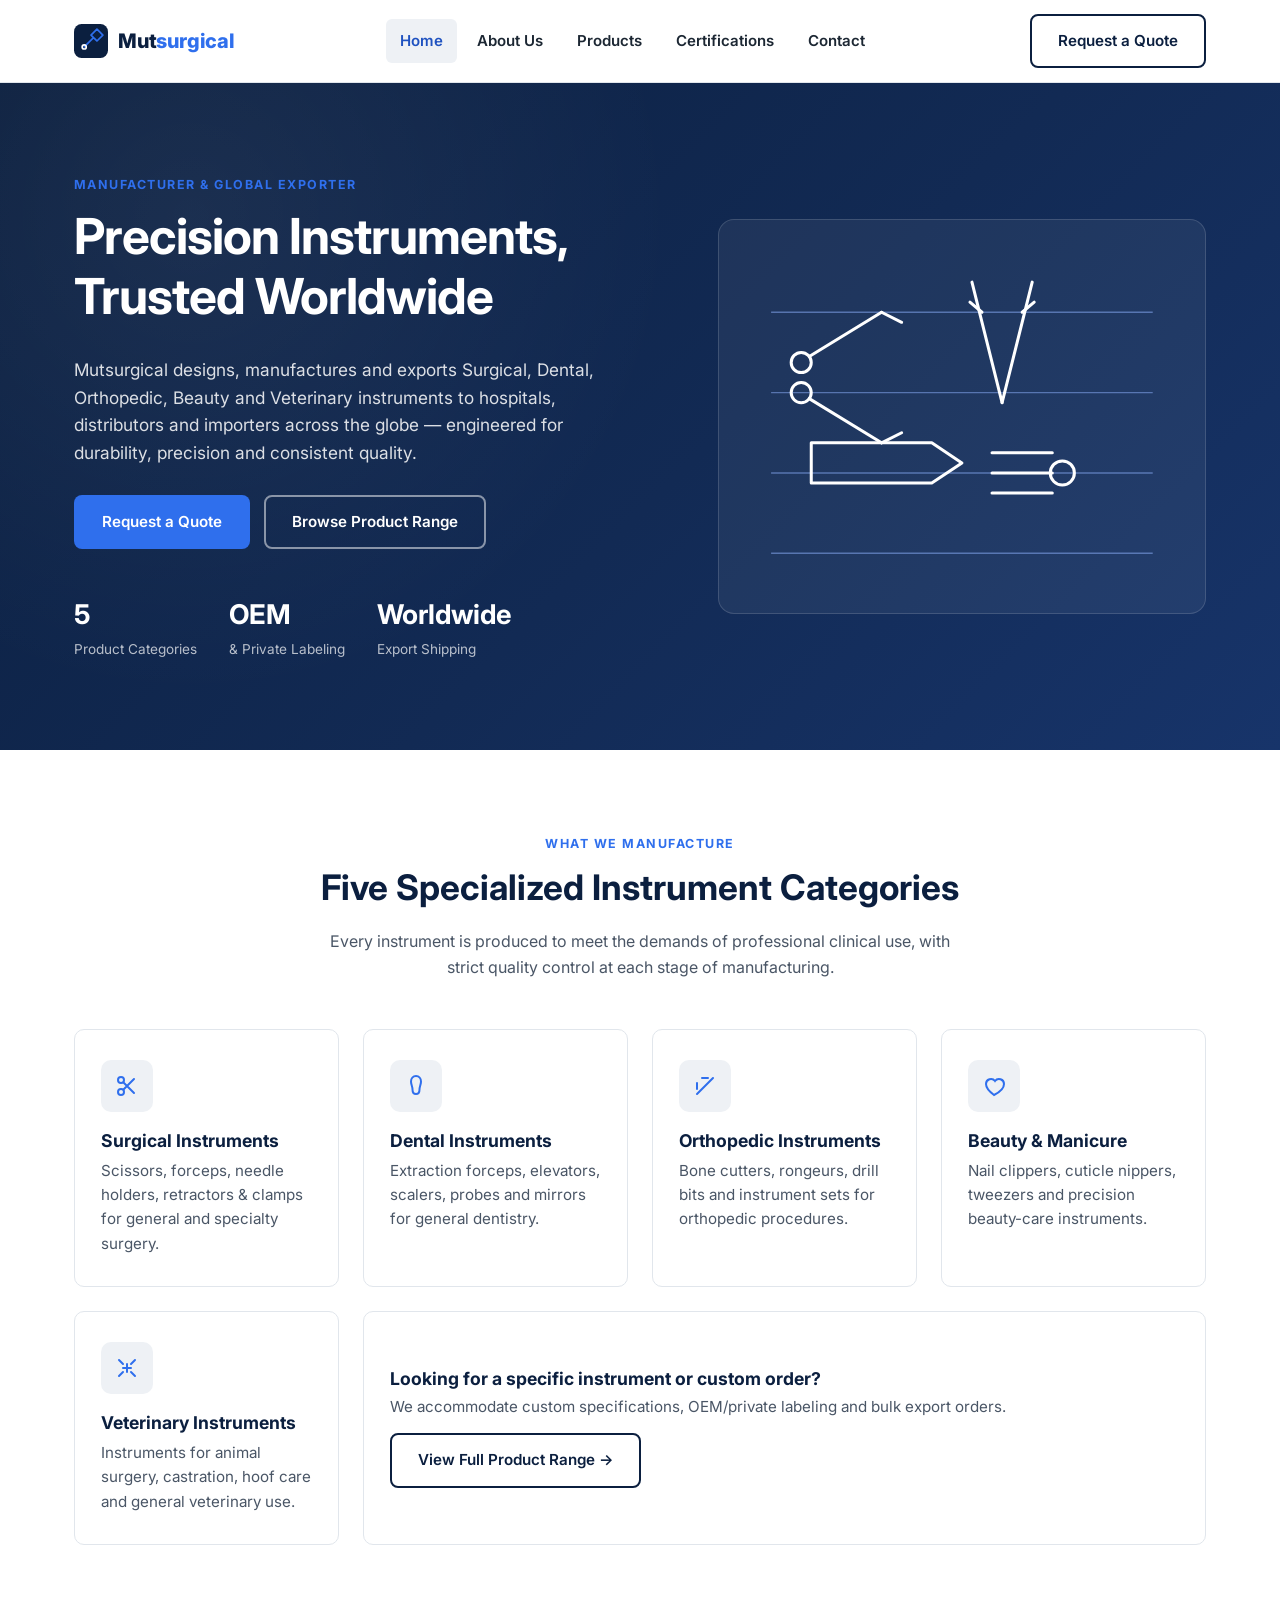
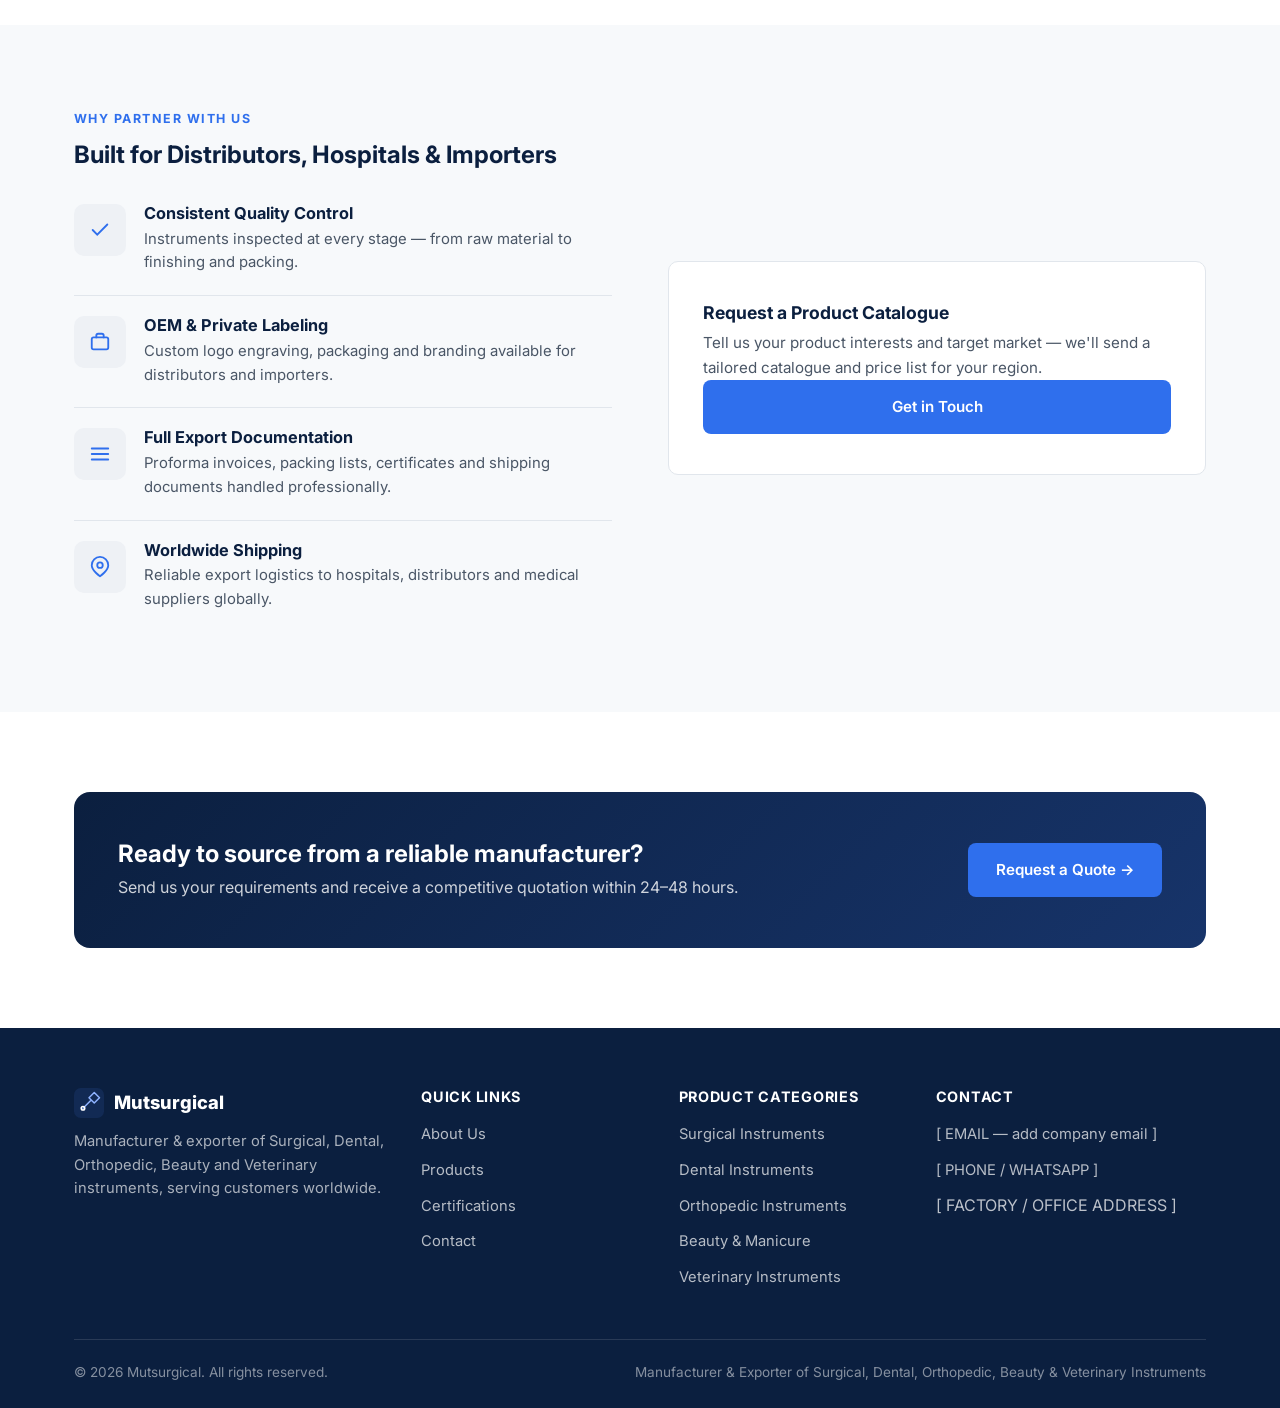
<file: index.html>
<!DOCTYPE html>
<html lang="en">
<head>
<meta charset="UTF-8">
<meta name="viewport" content="width=device-width, initial-scale=1.0">
<title>Mutsurgical — Surgical, Dental, Orthopedic, Beauty &amp; Veterinary Instruments Manufacturer</title>
<meta name="description" content="Mutsurgical manufactures and exports precision Surgical, Dental, Orthopedic, Beauty and Veterinary instruments worldwide. Request a quote from a trusted export partner.">
<link rel="preconnect" href="https://fonts.googleapis.com">
<link rel="preconnect" href="https://fonts.gstatic.com" crossorigin>
<link href="https://fonts.googleapis.com/css2?family=Inter:wght@400;500;600;700;800&display=swap" rel="stylesheet">
<link rel="stylesheet" href="css/style.css">
</head>
<body>

<!-- ===== Header ===== -->
<header class="site-header">
  <div class="header-bar container">
    <a href="index.html" class="brand">
      <svg width="34" height="34" viewBox="0 0 40 40" fill="none" xmlns="http://www.w3.org/2000/svg">
        <rect width="40" height="40" rx="9" fill="#0B1F3F"/>
        <path d="M12 27L23 16M23 16L20 13L27 6L34 13L27 20L24 17M23 16L26 19" stroke="#2F6FED" stroke-width="2" stroke-linecap="round" stroke-linejoin="round"/>
        <circle cx="12" cy="27" r="2.4" stroke="#FFFFFF" stroke-width="2"/>
      </svg>
      <span class="brand-name">Mut<span>surgical</span></span>
    </a>
    <nav class="main-nav">
      <a href="index.html">Home</a>
      <a href="about.html">About Us</a>
      <a href="products.html">Products</a>
      <a href="certifications.html">Certifications</a>
      <a href="contact.html">Contact</a>
    </nav>
    <div class="header-cta">
      <a href="contact.html" class="btn btn--navy-outline">Request a Quote</a>
      <button class="nav-toggle" aria-label="Toggle navigation">
        <span></span><span></span><span></span>
      </button>
    </div>
  </div>
</header>

<!-- ===== Hero ===== -->
<section class="hero">
  <div class="container">
    <div class="hero-copy">
      <span class="eyebrow">Manufacturer &amp; Global Exporter</span>
      <h1>Precision Instruments, Trusted Worldwide</h1>
      <p class="lead">Mutsurgical designs, manufactures and exports Surgical, Dental, Orthopedic, Beauty and Veterinary instruments to hospitals, distributors and importers across the globe — engineered for durability, precision and consistent quality.</p>
      <div class="hero-actions">
        <a href="contact.html" class="btn btn--primary">Request a Quote</a>
        <a href="products.html" class="btn btn--outline">Browse Product Range</a>
      </div>
      <div class="hero-stats">
        <div><strong>5</strong><span>Product Categories</span></div>
        <div><strong>OEM</strong><span>&amp; Private Labeling</span></div>
        <div><strong>Worldwide</strong><span>Export Shipping</span></div>
      </div>
    </div>
    <div class="hero-visual" aria-hidden="true">
      <svg viewBox="0 0 420 320" fill="none" xmlns="http://www.w3.org/2000/svg">
        <rect x="0" y="0" width="420" height="320" rx="14" fill="transparent"/>
        <g stroke="#8fb3ff" stroke-width="1.4" opacity="0.5">
          <line x1="20" y1="60" x2="400" y2="60"/>
          <line x1="20" y1="140" x2="400" y2="140"/>
          <line x1="20" y1="220" x2="400" y2="220"/>
          <line x1="20" y1="300" x2="400" y2="300"/>
        </g>
        <!-- scissors -->
        <g transform="translate(40,40)" stroke="#ffffff" stroke-width="3" fill="none" stroke-linecap="round">
          <circle cx="10" cy="70" r="10"/>
          <circle cx="10" cy="100" r="10"/>
          <path d="M18 64 L90 20"/>
          <path d="M18 106 L90 150"/>
          <path d="M90 20 L110 30"/>
          <path d="M90 150 L110 140"/>
        </g>
        <!-- forceps -->
        <g transform="translate(210,30)" stroke="#ffffff" stroke-width="3" fill="none" stroke-linecap="round">
          <path d="M10 0 L40 120"/>
          <path d="M70 0 L40 120"/>
          <path d="M8 20 L20 30"/>
          <path d="M72 20 L60 30"/>
        </g>
        <!-- scalpel -->
        <g transform="translate(60,190)" stroke="#ffffff" stroke-width="3" fill="none" stroke-linecap="round" stroke-linejoin="round">
          <path d="M0 40 L120 40 L150 20 L120 0 L0 0 Z"/>
        </g>
        <!-- clamp -->
        <g transform="translate(240,190)" stroke="#ffffff" stroke-width="3" fill="none" stroke-linecap="round">
          <path d="M0 10 L60 10"/>
          <path d="M0 30 L60 30"/>
          <path d="M0 50 L60 50"/>
          <circle cx="70" cy="30" r="12"/>
        </g>
      </svg>
    </div>
  </div>
</section>

<!-- ===== Product Categories Overview ===== -->
<section class="section">
  <div class="container">
    <div class="section-head">
      <span class="eyebrow">What We Manufacture</span>
      <h2>Five Specialized Instrument Categories</h2>
      <p>Every instrument is produced to meet the demands of professional clinical use, with strict quality control at each stage of manufacturing.</p>
    </div>
    <div class="grid grid--4">
      <div class="card">
        <div class="icon-badge">
          <svg width="24" height="24" viewBox="0 0 24 24" fill="none" stroke="currentColor" stroke-width="2" stroke-linecap="round"><circle cx="6" cy="6" r="3"/><circle cx="6" cy="18" r="3"/><path d="M8.5 8.5L19 19M8.5 15.5L19 5"/></svg>
        </div>
        <h3>Surgical Instruments</h3>
        <p>Scissors, forceps, needle holders, retractors &amp; clamps for general and specialty surgery.</p>
      </div>
      <div class="card">
        <div class="icon-badge">
          <svg width="24" height="24" viewBox="0 0 24 24" fill="none" stroke="currentColor" stroke-width="2" stroke-linecap="round"><path d="M12 2c-3 0-5 2.5-5 5.5 0 3 1.5 5 1.5 8 0 2 1 4.5 3.5 4.5s3.5-2.5 3.5-4.5c0-3 1.5-5 1.5-8C17 4.5 15 2 12 2z"/></svg>
        </div>
        <h3>Dental Instruments</h3>
        <p>Extraction forceps, elevators, scalers, probes and mirrors for general dentistry.</p>
      </div>
      <div class="card">
        <div class="icon-badge">
          <svg width="24" height="24" viewBox="0 0 24 24" fill="none" stroke="currentColor" stroke-width="2" stroke-linecap="round"><path d="M4 20L20 4M9 4h6M4 9v6"/></svg>
        </div>
        <h3>Orthopedic Instruments</h3>
        <p>Bone cutters, rongeurs, drill bits and instrument sets for orthopedic procedures.</p>
      </div>
      <div class="card">
        <div class="icon-badge">
          <svg width="24" height="24" viewBox="0 0 24 24" fill="none" stroke="currentColor" stroke-width="2" stroke-linecap="round"><path d="M12 21c-4-3-8-6.5-8-11a5 5 0 019-3 5 5 0 019 3c0 4.5-4 8-10 11z"/></svg>
        </div>
        <h3>Beauty &amp; Manicure</h3>
        <p>Nail clippers, cuticle nippers, tweezers and precision beauty-care instruments.</p>
      </div>
    </div>
    <div class="grid grid--4" style="margin-top:24px;">
      <div class="card" style="grid-column: span 1;">
        <div class="icon-badge">
          <svg width="24" height="24" viewBox="0 0 24 24" fill="none" stroke="currentColor" stroke-width="2" stroke-linecap="round"><path d="M4 4l4 4M20 4l-4 4M4 20l4-4M20 20l-4-4M12 8v8M8 12h8"/></svg>
        </div>
        <h3>Veterinary Instruments</h3>
        <p>Instruments for animal surgery, castration, hoof care and general veterinary use.</p>
      </div>
      <div class="card" style="grid-column: span 3; display:flex; align-items:center;">
        <div>
          <h3 style="margin-bottom:6px;">Looking for a specific instrument or custom order?</h3>
          <p style="margin-bottom:14px;">We accommodate custom specifications, OEM/private labeling and bulk export orders.</p>
          <a href="products.html" class="btn btn--navy-outline">View Full Product Range →</a>
        </div>
      </div>
    </div>
  </div>
</section>

<!-- ===== Why Choose Us ===== -->
<section class="section section--steel">
  <div class="container">
    <div class="grid grid--2" style="align-items:center; gap:56px;">
      <div>
        <span class="eyebrow">Why Partner With Us</span>
        <h2>Built for Distributors, Hospitals &amp; Importers</h2>
        <div class="feature-row">
          <div class="icon-badge">
            <svg width="22" height="22" viewBox="0 0 24 24" fill="none" stroke="currentColor" stroke-width="2" stroke-linecap="round"><path d="M20 6L9 17l-5-5"/></svg>
          </div>
          <div>
            <h4>Consistent Quality Control</h4>
            <p>Instruments inspected at every stage — from raw material to finishing and packing.</p>
          </div>
        </div>
        <div class="feature-row">
          <div class="icon-badge">
            <svg width="22" height="22" viewBox="0 0 24 24" fill="none" stroke="currentColor" stroke-width="2" stroke-linecap="round"><rect x="3" y="7" width="18" height="13" rx="2"/><path d="M8 7V5a2 2 0 012-2h4a2 2 0 012 2v2"/></svg>
          </div>
          <div>
            <h4>OEM &amp; Private Labeling</h4>
            <p>Custom logo engraving, packaging and branding available for distributors and importers.</p>
          </div>
        </div>
        <div class="feature-row">
          <div class="icon-badge">
            <svg width="22" height="22" viewBox="0 0 24 24" fill="none" stroke="currentColor" stroke-width="2" stroke-linecap="round"><path d="M3 12h18M3 6h18M3 18h18"/></svg>
          </div>
          <div>
            <h4>Full Export Documentation</h4>
            <p>Proforma invoices, packing lists, certificates and shipping documents handled professionally.</p>
          </div>
        </div>
        <div class="feature-row">
          <div class="icon-badge">
            <svg width="22" height="22" viewBox="0 0 24 24" fill="none" stroke="currentColor" stroke-width="2" stroke-linecap="round"><path d="M21 10c0 6-9 12-9 12s-9-6-9-12a9 9 0 0118 0z"/><circle cx="12" cy="10" r="3"/></svg>
          </div>
          <div>
            <h4>Worldwide Shipping</h4>
            <p>Reliable export logistics to hospitals, distributors and medical suppliers globally.</p>
          </div>
        </div>
      </div>
      <div class="card" style="padding:40px 34px;">
        <h3>Request a Product Catalogue</h3>
        <p>Tell us your product interests and target market — we'll send a tailored catalogue and price list for your region.</p>
        <a href="contact.html" class="btn btn--primary btn--block">Get in Touch</a>
      </div>
    </div>
  </div>
</section>

<!-- ===== CTA Band ===== -->
<section class="section">
  <div class="container">
    <div class="cta-band">
      <div>
        <h3>Ready to source from a reliable manufacturer?</h3>
        <p>Send us your requirements and receive a competitive quotation within 24–48 hours.</p>
      </div>
      <a href="contact.html" class="btn btn--primary">Request a Quote →</a>
    </div>
  </div>
</section>

<!-- ===== Footer ===== -->
<footer class="site-footer">
  <div class="container">
    <div class="footer-grid">
      <div>
        <div class="footer-brand">
          <svg width="30" height="30" viewBox="0 0 40 40" fill="none" xmlns="http://www.w3.org/2000/svg">
            <rect width="40" height="40" rx="9" fill="#122A54"/>
            <path d="M12 27L23 16M23 16L20 13L27 6L34 13L27 20L24 17M23 16L26 19" stroke="#8fb3ff" stroke-width="2" stroke-linecap="round" stroke-linejoin="round"/>
            <circle cx="12" cy="27" r="2.4" stroke="#FFFFFF" stroke-width="2"/>
          </svg>
          Mutsurgical
        </div>
        <p>Manufacturer &amp; exporter of Surgical, Dental, Orthopedic, Beauty and Veterinary instruments, serving customers worldwide.</p>
      </div>
      <div>
        <h4>Quick Links</h4>
        <ul>
          <li><a href="about.html">About Us</a></li>
          <li><a href="products.html">Products</a></li>
          <li><a href="certifications.html">Certifications</a></li>
          <li><a href="contact.html">Contact</a></li>
        </ul>
      </div>
      <div>
        <h4>Product Categories</h4>
        <ul>
          <li><a href="products.html#surgical">Surgical Instruments</a></li>
          <li><a href="products.html#dental">Dental Instruments</a></li>
          <li><a href="products.html#orthopedic">Orthopedic Instruments</a></li>
          <li><a href="products.html#beauty">Beauty &amp; Manicure</a></li>
          <li><a href="products.html#veterinary">Veterinary Instruments</a></li>
        </ul>
      </div>
      <div>
        <h4>Contact</h4>
        <ul>
          <li><a href="mailto:info@mutsurgical.example">[ EMAIL — add company email ]</a></li>
          <li><a href="tel:">[ PHONE / WHATSAPP ]</a></li>
          <li><span>[ FACTORY / OFFICE ADDRESS ]</span></li>
        </ul>
      </div>
    </div>
    <div class="footer-bottom">
      <span>© <span data-year></span> Mutsurgical. All rights reserved.</span>
      <span>Manufacturer &amp; Exporter of Surgical, Dental, Orthopedic, Beauty &amp; Veterinary Instruments</span>
    </div>
  </div>
</footer>

<script src="js/main.js"></script>
</body>
</html>
</file>
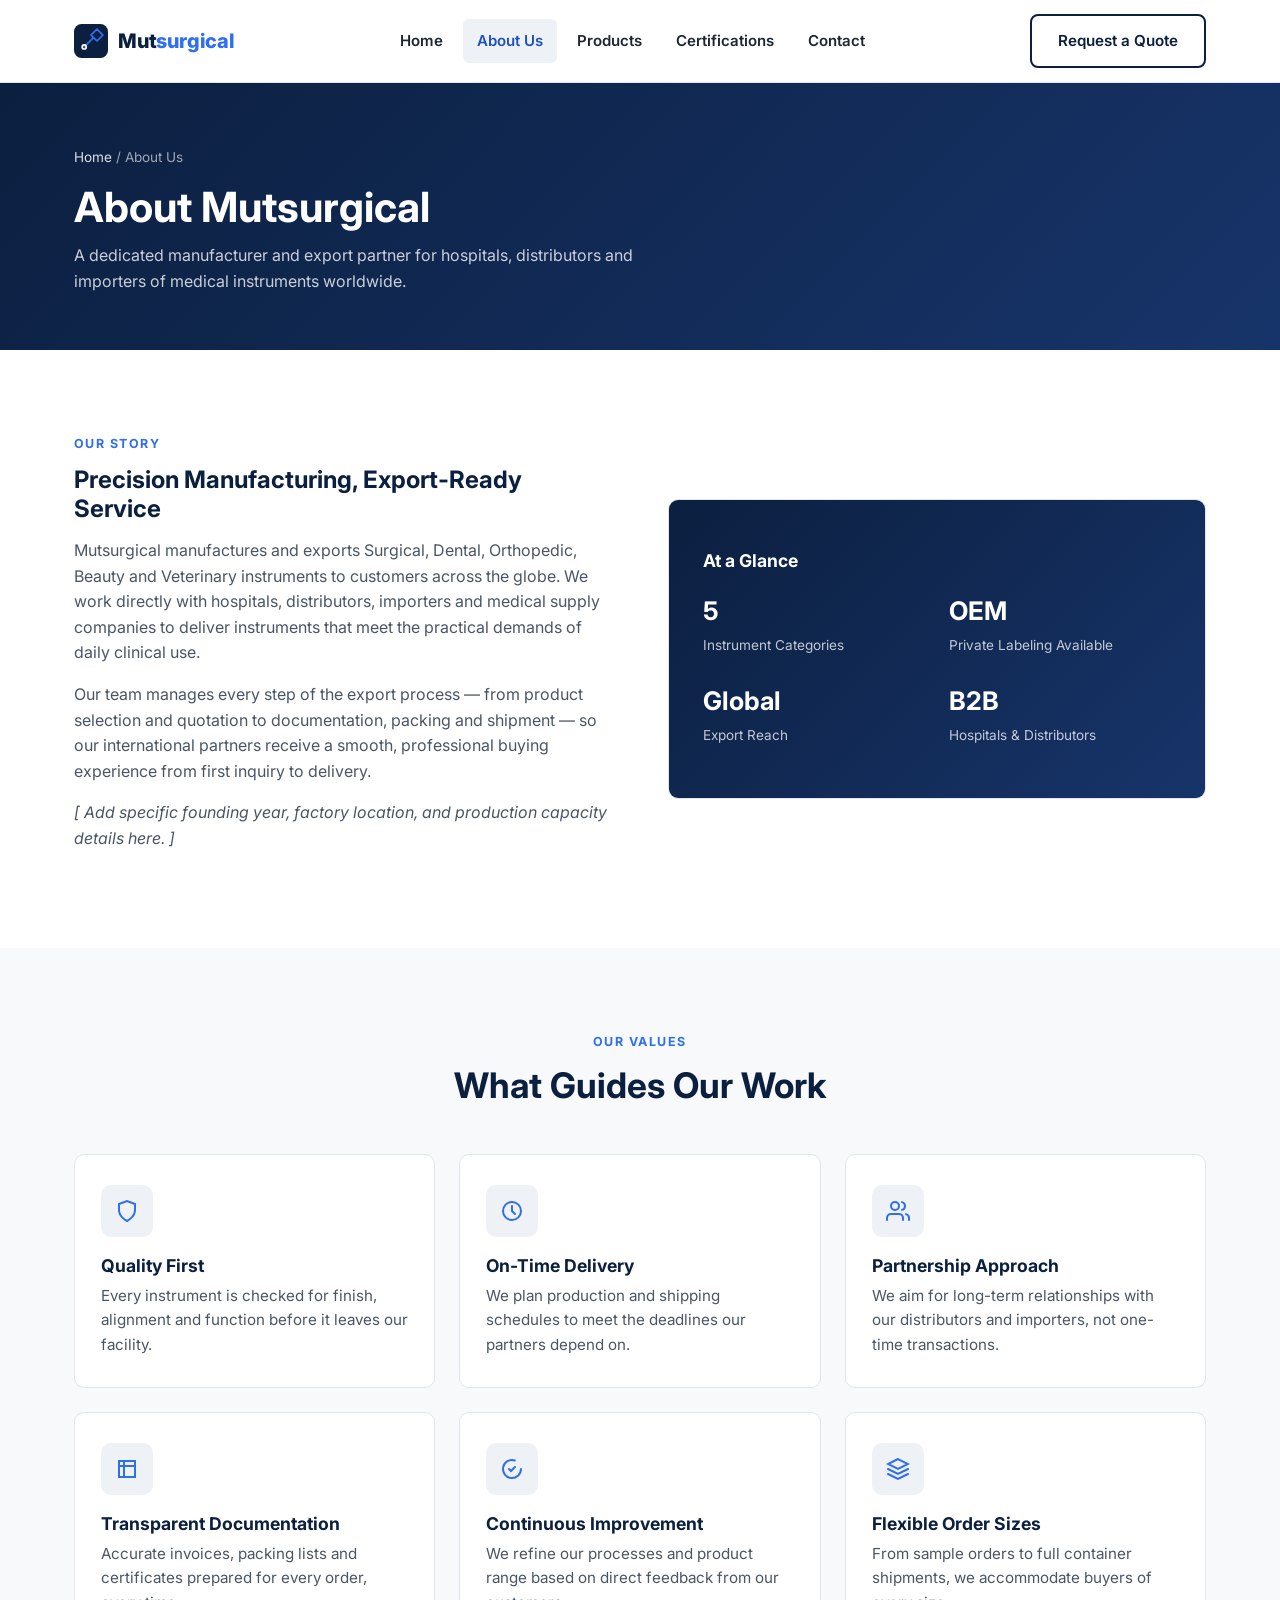
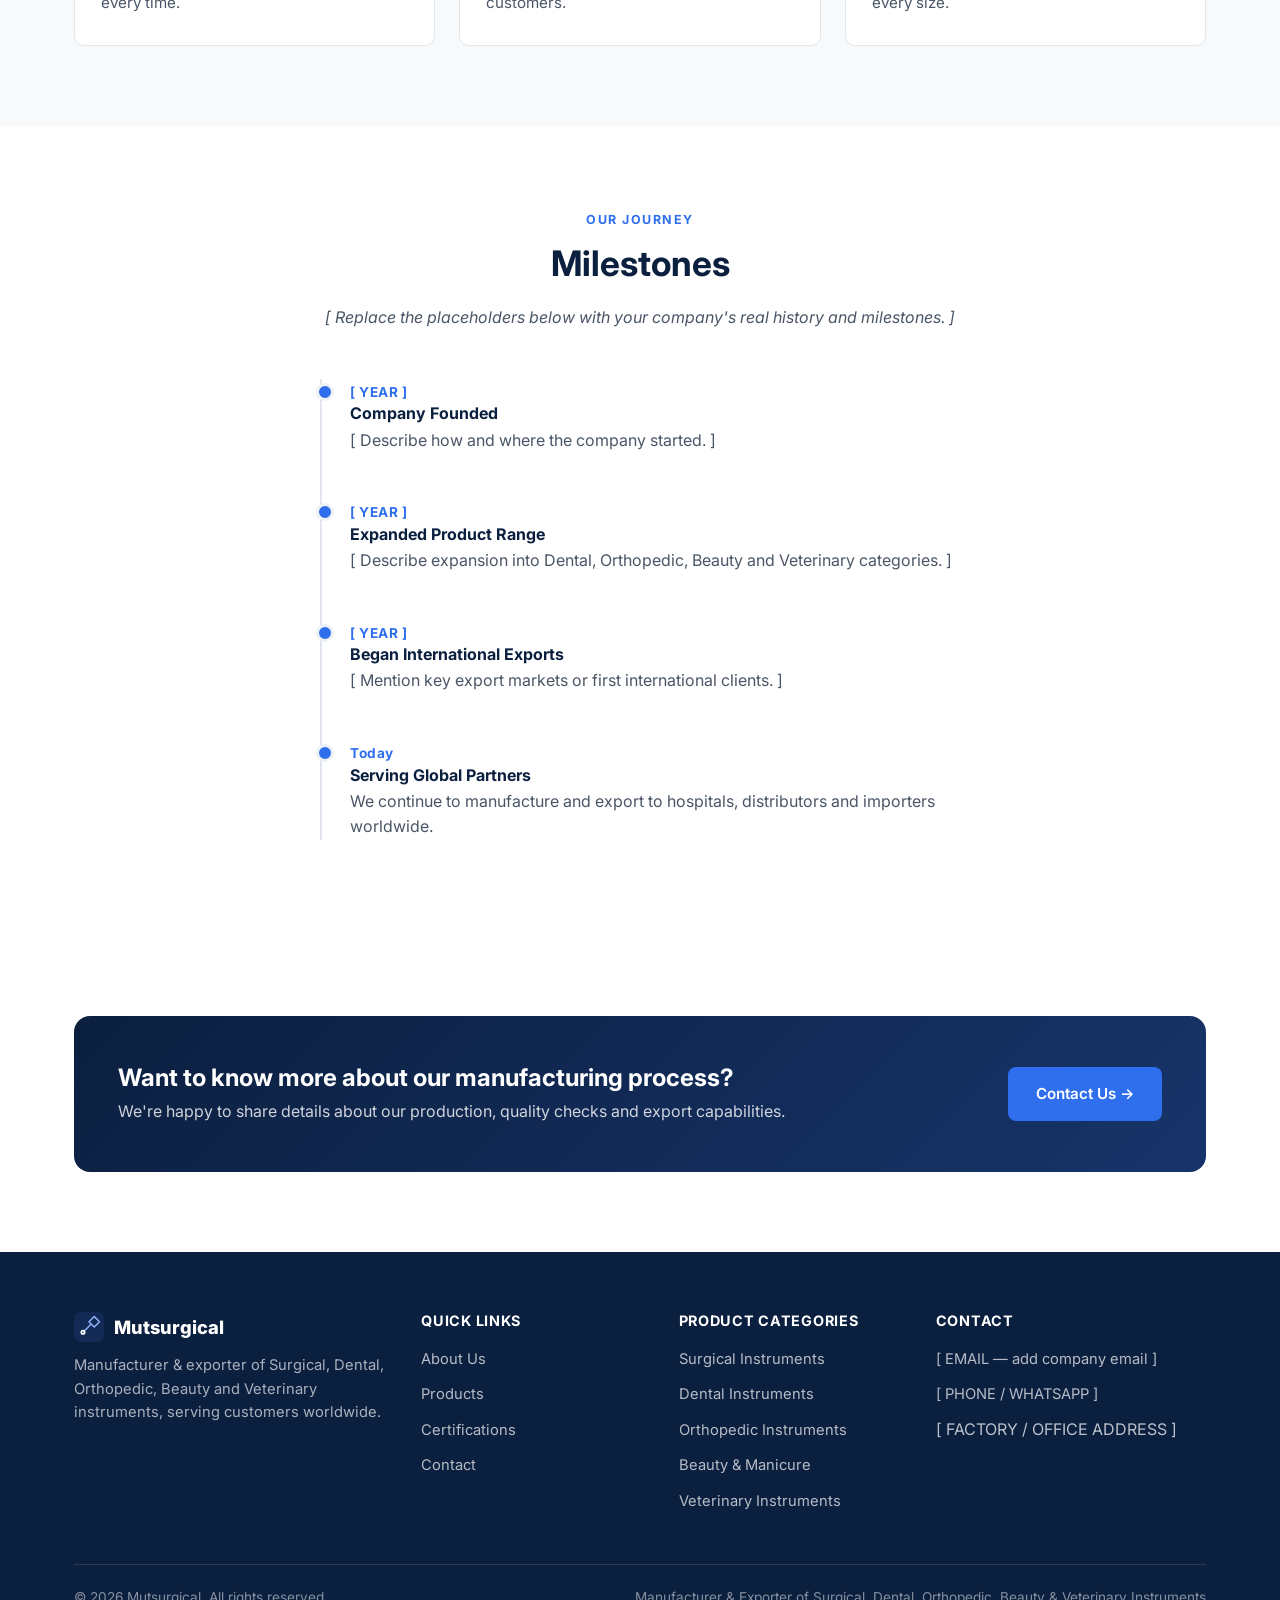
<file: about.html>
<!DOCTYPE html>
<html lang="en">
<head>
<meta charset="UTF-8">
<meta name="viewport" content="width=device-width, initial-scale=1.0">
<title>About Us — Mutsurgical</title>
<meta name="description" content="Learn about Mutsurgical — a manufacturer and exporter of Surgical, Dental, Orthopedic, Beauty and Veterinary instruments committed to quality and reliable export service.">
<link rel="preconnect" href="https://fonts.googleapis.com">
<link rel="preconnect" href="https://fonts.gstatic.com" crossorigin>
<link href="https://fonts.googleapis.com/css2?family=Inter:wght@400;500;600;700;800&display=swap" rel="stylesheet">
<link rel="stylesheet" href="css/style.css">
</head>
<body>

<header class="site-header">
  <div class="header-bar container">
    <a href="index.html" class="brand">
      <svg width="34" height="34" viewBox="0 0 40 40" fill="none" xmlns="http://www.w3.org/2000/svg">
        <rect width="40" height="40" rx="9" fill="#0B1F3F"/>
        <path d="M12 27L23 16M23 16L20 13L27 6L34 13L27 20L24 17M23 16L26 19" stroke="#2F6FED" stroke-width="2" stroke-linecap="round" stroke-linejoin="round"/>
        <circle cx="12" cy="27" r="2.4" stroke="#FFFFFF" stroke-width="2"/>
      </svg>
      <span class="brand-name">Mut<span>surgical</span></span>
    </a>
    <nav class="main-nav">
      <a href="index.html">Home</a>
      <a href="about.html">About Us</a>
      <a href="products.html">Products</a>
      <a href="certifications.html">Certifications</a>
      <a href="contact.html">Contact</a>
    </nav>
    <div class="header-cta">
      <a href="contact.html" class="btn btn--navy-outline">Request a Quote</a>
      <button class="nav-toggle" aria-label="Toggle navigation">
        <span></span><span></span><span></span>
      </button>
    </div>
  </div>
</header>

<section class="page-header">
  <div class="container">
    <div class="breadcrumb"><a href="index.html">Home</a> / About Us</div>
    <h1>About Mutsurgical</h1>
    <p>A dedicated manufacturer and export partner for hospitals, distributors and importers of medical instruments worldwide.</p>
  </div>
</section>

<section class="section">
  <div class="container">
    <div class="grid grid--2" style="gap:56px; align-items:center;">
      <div>
        <span class="eyebrow">Our Story</span>
        <h2>Precision Manufacturing, Export-Ready Service</h2>
        <p>Mutsurgical manufactures and exports Surgical, Dental, Orthopedic, Beauty and Veterinary instruments to customers across the globe. We work directly with hospitals, distributors, importers and medical supply companies to deliver instruments that meet the practical demands of daily clinical use.</p>
        <p>Our team manages every step of the export process — from product selection and quotation to documentation, packing and shipment — so our international partners receive a smooth, professional buying experience from first inquiry to delivery.</p>
        <p><em>[ Add specific founding year, factory location, and production capacity details here. ]</em></p>
      </div>
      <div class="card" style="padding:0; overflow:hidden;">
        <div style="background:linear-gradient(135deg,#0b1f3f,#17346a); padding:50px 34px; color:#fff;">
          <h3 style="color:#fff;">At a Glance</h3>
          <div class="grid grid--2" style="gap:24px; margin-top:20px;">
            <div><strong style="font-size:1.6rem; display:block;">5</strong><span style="font-size:0.85rem; color:rgba(255,255,255,0.75);">Instrument Categories</span></div>
            <div><strong style="font-size:1.6rem; display:block;">OEM</strong><span style="font-size:0.85rem; color:rgba(255,255,255,0.75);">Private Labeling Available</span></div>
            <div><strong style="font-size:1.6rem; display:block;">Global</strong><span style="font-size:0.85rem; color:rgba(255,255,255,0.75);">Export Reach</span></div>
            <div><strong style="font-size:1.6rem; display:block;">B2B</strong><span style="font-size:0.85rem; color:rgba(255,255,255,0.75);">Hospitals &amp; Distributors</span></div>
          </div>
        </div>
      </div>
    </div>
  </div>
</section>

<section class="section section--steel">
  <div class="container">
    <div class="section-head">
      <span class="eyebrow">Our Values</span>
      <h2>What Guides Our Work</h2>
    </div>
    <div class="grid grid--3">
      <div class="card">
        <div class="icon-badge">
          <svg width="24" height="24" viewBox="0 0 24 24" fill="none" stroke="currentColor" stroke-width="2" stroke-linecap="round"><path d="M12 22s8-4 8-11V5l-8-3-8 3v6c0 7 8 11 8 11z"/></svg>
        </div>
        <h3>Quality First</h3>
        <p>Every instrument is checked for finish, alignment and function before it leaves our facility.</p>
      </div>
      <div class="card">
        <div class="icon-badge">
          <svg width="24" height="24" viewBox="0 0 24 24" fill="none" stroke="currentColor" stroke-width="2" stroke-linecap="round"><circle cx="12" cy="12" r="9"/><path d="M12 7v5l3 3"/></svg>
        </div>
        <h3>On-Time Delivery</h3>
        <p>We plan production and shipping schedules to meet the deadlines our partners depend on.</p>
      </div>
      <div class="card">
        <div class="icon-badge">
          <svg width="24" height="24" viewBox="0 0 24 24" fill="none" stroke="currentColor" stroke-width="2" stroke-linecap="round"><path d="M17 21v-2a4 4 0 00-4-4H5a4 4 0 00-4 4v2M9 11a4 4 0 100-8 4 4 0 000 8zM23 21v-2a4 4 0 00-3-3.87M16 3.13a4 4 0 010 7.75"/></svg>
        </div>
        <h3>Partnership Approach</h3>
        <p>We aim for long-term relationships with our distributors and importers, not one-time transactions.</p>
      </div>
      <div class="card">
        <div class="icon-badge">
          <svg width="24" height="24" viewBox="0 0 24 24" fill="none" stroke="currentColor" stroke-width="2" stroke-linecap="round"><path d="M4 4h16v16H4z"/><path d="M4 9h16M9 4v16"/></svg>
        </div>
        <h3>Transparent Documentation</h3>
        <p>Accurate invoices, packing lists and certificates prepared for every order, every time.</p>
      </div>
      <div class="card">
        <div class="icon-badge">
          <svg width="24" height="24" viewBox="0 0 24 24" fill="none" stroke="currentColor" stroke-width="2" stroke-linecap="round"><path d="M9 12l2 2 4-4M21 12a9 9 0 11-6.219-8.56"/></svg>
        </div>
        <h3>Continuous Improvement</h3>
        <p>We refine our processes and product range based on direct feedback from our customers.</p>
      </div>
      <div class="card">
        <div class="icon-badge">
          <svg width="24" height="24" viewBox="0 0 24 24" fill="none" stroke="currentColor" stroke-width="2" stroke-linecap="round"><path d="M12 2L2 7l10 5 10-5-10-5zM2 17l10 5 10-5M2 12l10 5 10-5"/></svg>
        </div>
        <h3>Flexible Order Sizes</h3>
        <p>From sample orders to full container shipments, we accommodate buyers of every size.</p>
      </div>
    </div>
  </div>
</section>

<section class="section">
  <div class="container">
    <div class="section-head">
      <span class="eyebrow">Our Journey</span>
      <h2>Milestones</h2>
      <p><em>[ Replace the placeholders below with your company's real history and milestones. ]</em></p>
    </div>
    <div class="timeline" style="max-width:640px; margin:0 auto;">
      <div class="timeline-item">
        <span class="year">[ YEAR ]</span>
        <h4>Company Founded</h4>
        <p>[ Describe how and where the company started. ]</p>
      </div>
      <div class="timeline-item">
        <span class="year">[ YEAR ]</span>
        <h4>Expanded Product Range</h4>
        <p>[ Describe expansion into Dental, Orthopedic, Beauty and Veterinary categories. ]</p>
      </div>
      <div class="timeline-item">
        <span class="year">[ YEAR ]</span>
        <h4>Began International Exports</h4>
        <p>[ Mention key export markets or first international clients. ]</p>
      </div>
      <div class="timeline-item">
        <span class="year">Today</span>
        <h4>Serving Global Partners</h4>
        <p>We continue to manufacture and export to hospitals, distributors and importers worldwide.</p>
      </div>
    </div>
  </div>
</section>

<section class="section">
  <div class="container">
    <div class="cta-band">
      <div>
        <h3>Want to know more about our manufacturing process?</h3>
        <p>We're happy to share details about our production, quality checks and export capabilities.</p>
      </div>
      <a href="contact.html" class="btn btn--primary">Contact Us →</a>
    </div>
  </div>
</section>

<footer class="site-footer">
  <div class="container">
    <div class="footer-grid">
      <div>
        <div class="footer-brand">
          <svg width="30" height="30" viewBox="0 0 40 40" fill="none" xmlns="http://www.w3.org/2000/svg">
            <rect width="40" height="40" rx="9" fill="#122A54"/>
            <path d="M12 27L23 16M23 16L20 13L27 6L34 13L27 20L24 17M23 16L26 19" stroke="#8fb3ff" stroke-width="2" stroke-linecap="round" stroke-linejoin="round"/>
            <circle cx="12" cy="27" r="2.4" stroke="#FFFFFF" stroke-width="2"/>
          </svg>
          Mutsurgical
        </div>
        <p>Manufacturer &amp; exporter of Surgical, Dental, Orthopedic, Beauty and Veterinary instruments, serving customers worldwide.</p>
      </div>
      <div>
        <h4>Quick Links</h4>
        <ul>
          <li><a href="about.html">About Us</a></li>
          <li><a href="products.html">Products</a></li>
          <li><a href="certifications.html">Certifications</a></li>
          <li><a href="contact.html">Contact</a></li>
        </ul>
      </div>
      <div>
        <h4>Product Categories</h4>
        <ul>
          <li><a href="products.html#surgical">Surgical Instruments</a></li>
          <li><a href="products.html#dental">Dental Instruments</a></li>
          <li><a href="products.html#orthopedic">Orthopedic Instruments</a></li>
          <li><a href="products.html#beauty">Beauty &amp; Manicure</a></li>
          <li><a href="products.html#veterinary">Veterinary Instruments</a></li>
        </ul>
      </div>
      <div>
        <h4>Contact</h4>
        <ul>
          <li><a href="mailto:info@mutsurgical.example">[ EMAIL — add company email ]</a></li>
          <li><a href="tel:">[ PHONE / WHATSAPP ]</a></li>
          <li><span>[ FACTORY / OFFICE ADDRESS ]</span></li>
        </ul>
      </div>
    </div>
    <div class="footer-bottom">
      <span>© <span data-year></span> Mutsurgical. All rights reserved.</span>
      <span>Manufacturer &amp; Exporter of Surgical, Dental, Orthopedic, Beauty &amp; Veterinary Instruments</span>
    </div>
  </div>
</footer>

<script src="js/main.js"></script>
</body>
</html>
</file>
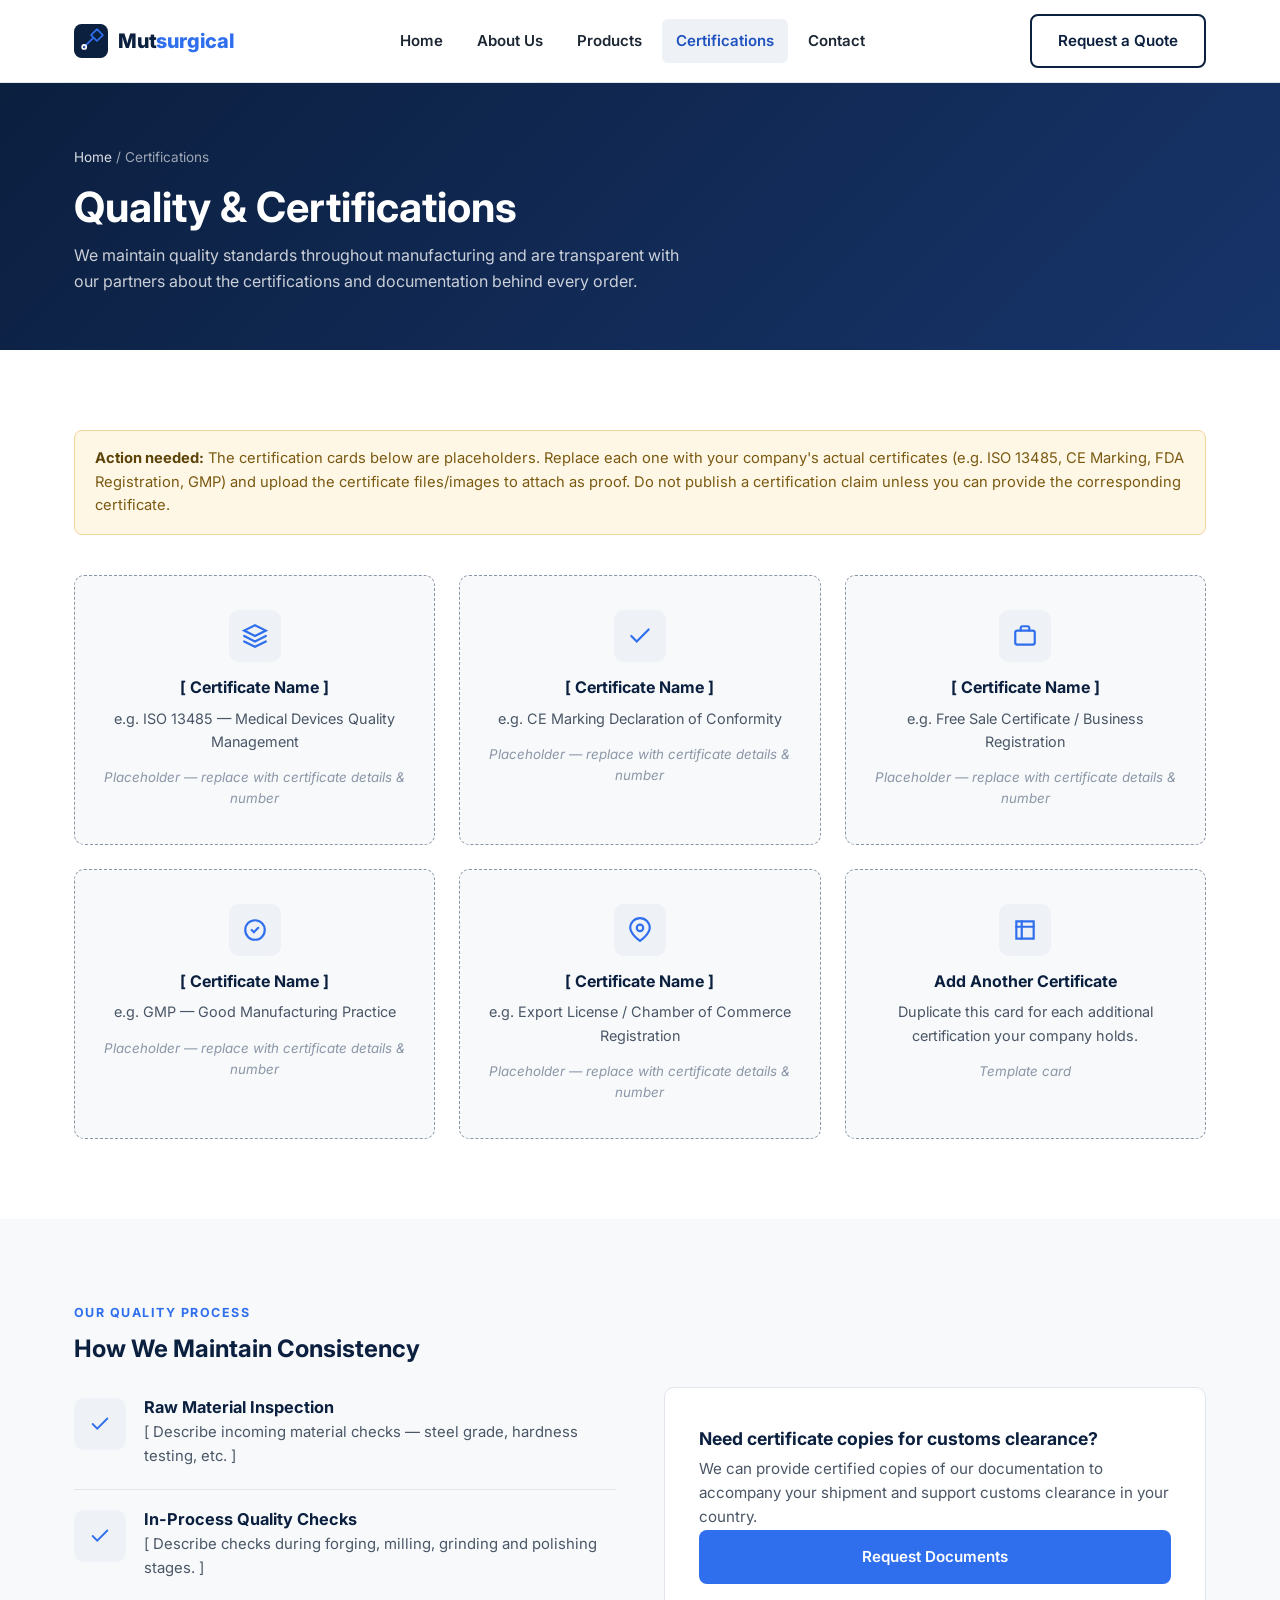
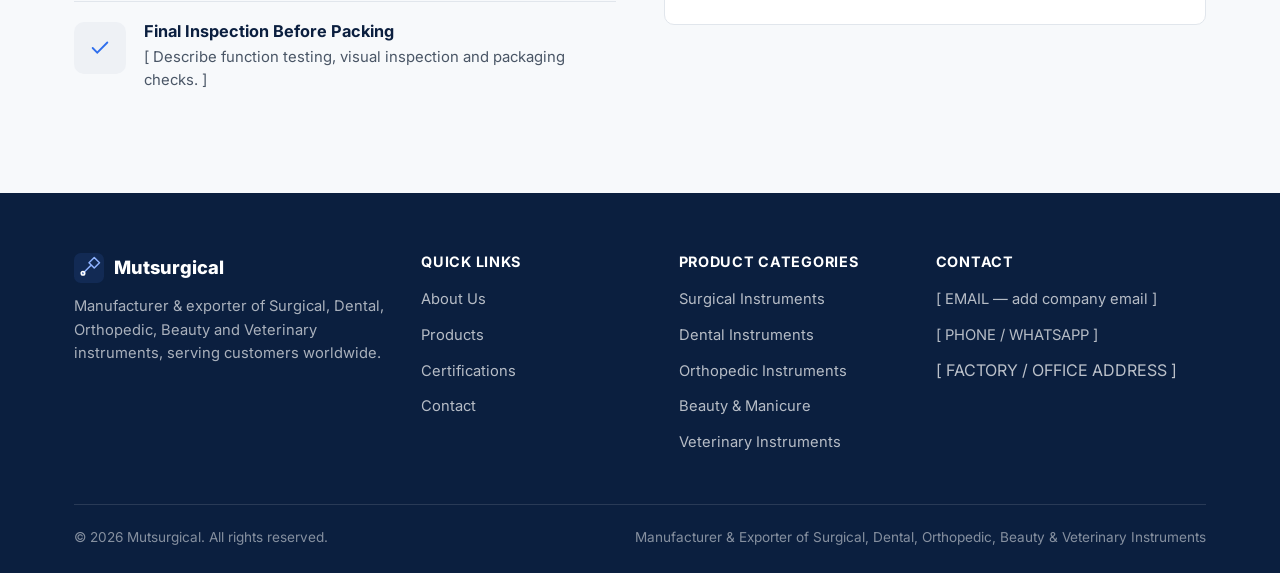
<file: certifications.html>
<!DOCTYPE html>
<html lang="en">
<head>
<meta charset="UTF-8">
<meta name="viewport" content="width=device-width, initial-scale=1.0">
<title>Certifications — Mutsurgical</title>
<meta name="description" content="Certifications and quality standards maintained by Mutsurgical in the manufacturing and export of medical instruments.">
<link rel="preconnect" href="https://fonts.googleapis.com">
<link rel="preconnect" href="https://fonts.gstatic.com" crossorigin>
<link href="https://fonts.googleapis.com/css2?family=Inter:wght@400;500;600;700;800&display=swap" rel="stylesheet">
<link rel="stylesheet" href="css/style.css">
</head>
<body>

<header class="site-header">
  <div class="header-bar container">
    <a href="index.html" class="brand">
      <svg width="34" height="34" viewBox="0 0 40 40" fill="none" xmlns="http://www.w3.org/2000/svg">
        <rect width="40" height="40" rx="9" fill="#0B1F3F"/>
        <path d="M12 27L23 16M23 16L20 13L27 6L34 13L27 20L24 17M23 16L26 19" stroke="#2F6FED" stroke-width="2" stroke-linecap="round" stroke-linejoin="round"/>
        <circle cx="12" cy="27" r="2.4" stroke="#FFFFFF" stroke-width="2"/>
      </svg>
      <span class="brand-name">Mut<span>surgical</span></span>
    </a>
    <nav class="main-nav">
      <a href="index.html">Home</a>
      <a href="about.html">About Us</a>
      <a href="products.html">Products</a>
      <a href="certifications.html">Certifications</a>
      <a href="contact.html">Contact</a>
    </nav>
    <div class="header-cta">
      <a href="contact.html" class="btn btn--navy-outline">Request a Quote</a>
      <button class="nav-toggle" aria-label="Toggle navigation">
        <span></span><span></span><span></span>
      </button>
    </div>
  </div>
</header>

<section class="page-header">
  <div class="container">
    <div class="breadcrumb"><a href="index.html">Home</a> / Certifications</div>
    <h1>Quality &amp; Certifications</h1>
    <p>We maintain quality standards throughout manufacturing and are transparent with our partners about the certifications and documentation behind every order.</p>
  </div>
</section>

<section class="section">
  <div class="container">

    <div class="placeholder-note">
      <strong>Action needed:</strong> The certification cards below are placeholders. Replace each one with your company's actual certificates (e.g. ISO 13485, CE Marking, FDA Registration, GMP) and upload the certificate files/images to attach as proof. Do not publish a certification claim unless you can provide the corresponding certificate.
    </div>

    <div class="grid grid--3">
      <div class="cert-card">
        <div class="icon-badge">
          <svg width="26" height="26" viewBox="0 0 24 24" fill="none" stroke="currentColor" stroke-width="2" stroke-linecap="round"><path d="M12 2L2 7l10 5 10-5-10-5zM2 17l10 5 10-5M2 12l10 5 10-5"/></svg>
        </div>
        <h3>[ Certificate Name ]</h3>
        <p style="font-size:0.9rem;">e.g. ISO 13485 — Medical Devices Quality Management</p>
        <small>Placeholder — replace with certificate details &amp; number</small>
      </div>
      <div class="cert-card">
        <div class="icon-badge">
          <svg width="26" height="26" viewBox="0 0 24 24" fill="none" stroke="currentColor" stroke-width="2" stroke-linecap="round"><path d="M20 6L9 17l-5-5"/></svg>
        </div>
        <h3>[ Certificate Name ]</h3>
        <p style="font-size:0.9rem;">e.g. CE Marking Declaration of Conformity</p>
        <small>Placeholder — replace with certificate details &amp; number</small>
      </div>
      <div class="cert-card">
        <div class="icon-badge">
          <svg width="26" height="26" viewBox="0 0 24 24" fill="none" stroke="currentColor" stroke-width="2" stroke-linecap="round"><rect x="3" y="7" width="18" height="13" rx="2"/><path d="M8 7V5a2 2 0 012-2h4a2 2 0 012 2v2"/></svg>
        </div>
        <h3>[ Certificate Name ]</h3>
        <p style="font-size:0.9rem;">e.g. Free Sale Certificate / Business Registration</p>
        <small>Placeholder — replace with certificate details &amp; number</small>
      </div>
      <div class="cert-card">
        <div class="icon-badge">
          <svg width="26" height="26" viewBox="0 0 24 24" fill="none" stroke="currentColor" stroke-width="2" stroke-linecap="round"><circle cx="12" cy="12" r="9"/><path d="M9 12l2 2 4-4"/></svg>
        </div>
        <h3>[ Certificate Name ]</h3>
        <p style="font-size:0.9rem;">e.g. GMP — Good Manufacturing Practice</p>
        <small>Placeholder — replace with certificate details &amp; number</small>
      </div>
      <div class="cert-card">
        <div class="icon-badge">
          <svg width="26" height="26" viewBox="0 0 24 24" fill="none" stroke="currentColor" stroke-width="2" stroke-linecap="round"><path d="M21 10c0 6-9 12-9 12s-9-6-9-12a9 9 0 0118 0z"/><circle cx="12" cy="10" r="3"/></svg>
        </div>
        <h3>[ Certificate Name ]</h3>
        <p style="font-size:0.9rem;">e.g. Export License / Chamber of Commerce Registration</p>
        <small>Placeholder — replace with certificate details &amp; number</small>
      </div>
      <div class="cert-card">
        <div class="icon-badge">
          <svg width="26" height="26" viewBox="0 0 24 24" fill="none" stroke="currentColor" stroke-width="2" stroke-linecap="round"><path d="M4 4h16v16H4z"/><path d="M4 9h16M9 4v16"/></svg>
        </div>
        <h3>Add Another Certificate</h3>
        <p style="font-size:0.9rem;">Duplicate this card for each additional certification your company holds.</p>
        <small>Template card</small>
      </div>
    </div>
  </div>
</section>

<section class="section section--steel">
  <div class="container">
    <div class="grid grid--2" style="gap:48px; align-items:center;">
      <div>
        <span class="eyebrow">Our Quality Process</span>
        <h2>How We Maintain Consistency</h2>
        <div class="feature-row">
          <div class="icon-badge"><svg width="22" height="22" viewBox="0 0 24 24" fill="none" stroke="currentColor" stroke-width="2" stroke-linecap="round"><path d="M20 6L9 17l-5-5"/></svg></div>
          <div><h4>Raw Material Inspection</h4><p>[ Describe incoming material checks — steel grade, hardness testing, etc. ]</p></div>
        </div>
        <div class="feature-row">
          <div class="icon-badge"><svg width="22" height="22" viewBox="0 0 24 24" fill="none" stroke="currentColor" stroke-width="2" stroke-linecap="round"><path d="M20 6L9 17l-5-5"/></svg></div>
          <div><h4>In-Process Quality Checks</h4><p>[ Describe checks during forging, milling, grinding and polishing stages. ]</p></div>
        </div>
        <div class="feature-row">
          <div class="icon-badge"><svg width="22" height="22" viewBox="0 0 24 24" fill="none" stroke="currentColor" stroke-width="2" stroke-linecap="round"><path d="M20 6L9 17l-5-5"/></svg></div>
          <div><h4>Final Inspection Before Packing</h4><p>[ Describe function testing, visual inspection and packaging checks. ]</p></div>
        </div>
      </div>
      <div class="card" style="padding:40px 34px;">
        <h3>Need certificate copies for customs clearance?</h3>
        <p>We can provide certified copies of our documentation to accompany your shipment and support customs clearance in your country.</p>
        <a href="contact.html" class="btn btn--primary btn--block">Request Documents</a>
      </div>
    </div>
  </div>
</section>

<footer class="site-footer">
  <div class="container">
    <div class="footer-grid">
      <div>
        <div class="footer-brand">
          <svg width="30" height="30" viewBox="0 0 40 40" fill="none" xmlns="http://www.w3.org/2000/svg">
            <rect width="40" height="40" rx="9" fill="#122A54"/>
            <path d="M12 27L23 16M23 16L20 13L27 6L34 13L27 20L24 17M23 16L26 19" stroke="#8fb3ff" stroke-width="2" stroke-linecap="round" stroke-linejoin="round"/>
            <circle cx="12" cy="27" r="2.4" stroke="#FFFFFF" stroke-width="2"/>
          </svg>
          Mutsurgical
        </div>
        <p>Manufacturer &amp; exporter of Surgical, Dental, Orthopedic, Beauty and Veterinary instruments, serving customers worldwide.</p>
      </div>
      <div>
        <h4>Quick Links</h4>
        <ul>
          <li><a href="about.html">About Us</a></li>
          <li><a href="products.html">Products</a></li>
          <li><a href="certifications.html">Certifications</a></li>
          <li><a href="contact.html">Contact</a></li>
        </ul>
      </div>
      <div>
        <h4>Product Categories</h4>
        <ul>
          <li><a href="products.html#surgical">Surgical Instruments</a></li>
          <li><a href="products.html#dental">Dental Instruments</a></li>
          <li><a href="products.html#orthopedic">Orthopedic Instruments</a></li>
          <li><a href="products.html#beauty">Beauty &amp; Manicure</a></li>
          <li><a href="products.html#veterinary">Veterinary Instruments</a></li>
        </ul>
      </div>
      <div>
        <h4>Contact</h4>
        <ul>
          <li><a href="mailto:info@mutsurgical.example">[ EMAIL — add company email ]</a></li>
          <li><a href="tel:">[ PHONE / WHATSAPP ]</a></li>
          <li><span>[ FACTORY / OFFICE ADDRESS ]</span></li>
        </ul>
      </div>
    </div>
    <div class="footer-bottom">
      <span>© <span data-year></span> Mutsurgical. All rights reserved.</span>
      <span>Manufacturer &amp; Exporter of Surgical, Dental, Orthopedic, Beauty &amp; Veterinary Instruments</span>
    </div>
  </div>
</footer>

<script src="js/main.js"></script>
</body>
</html>
</file>
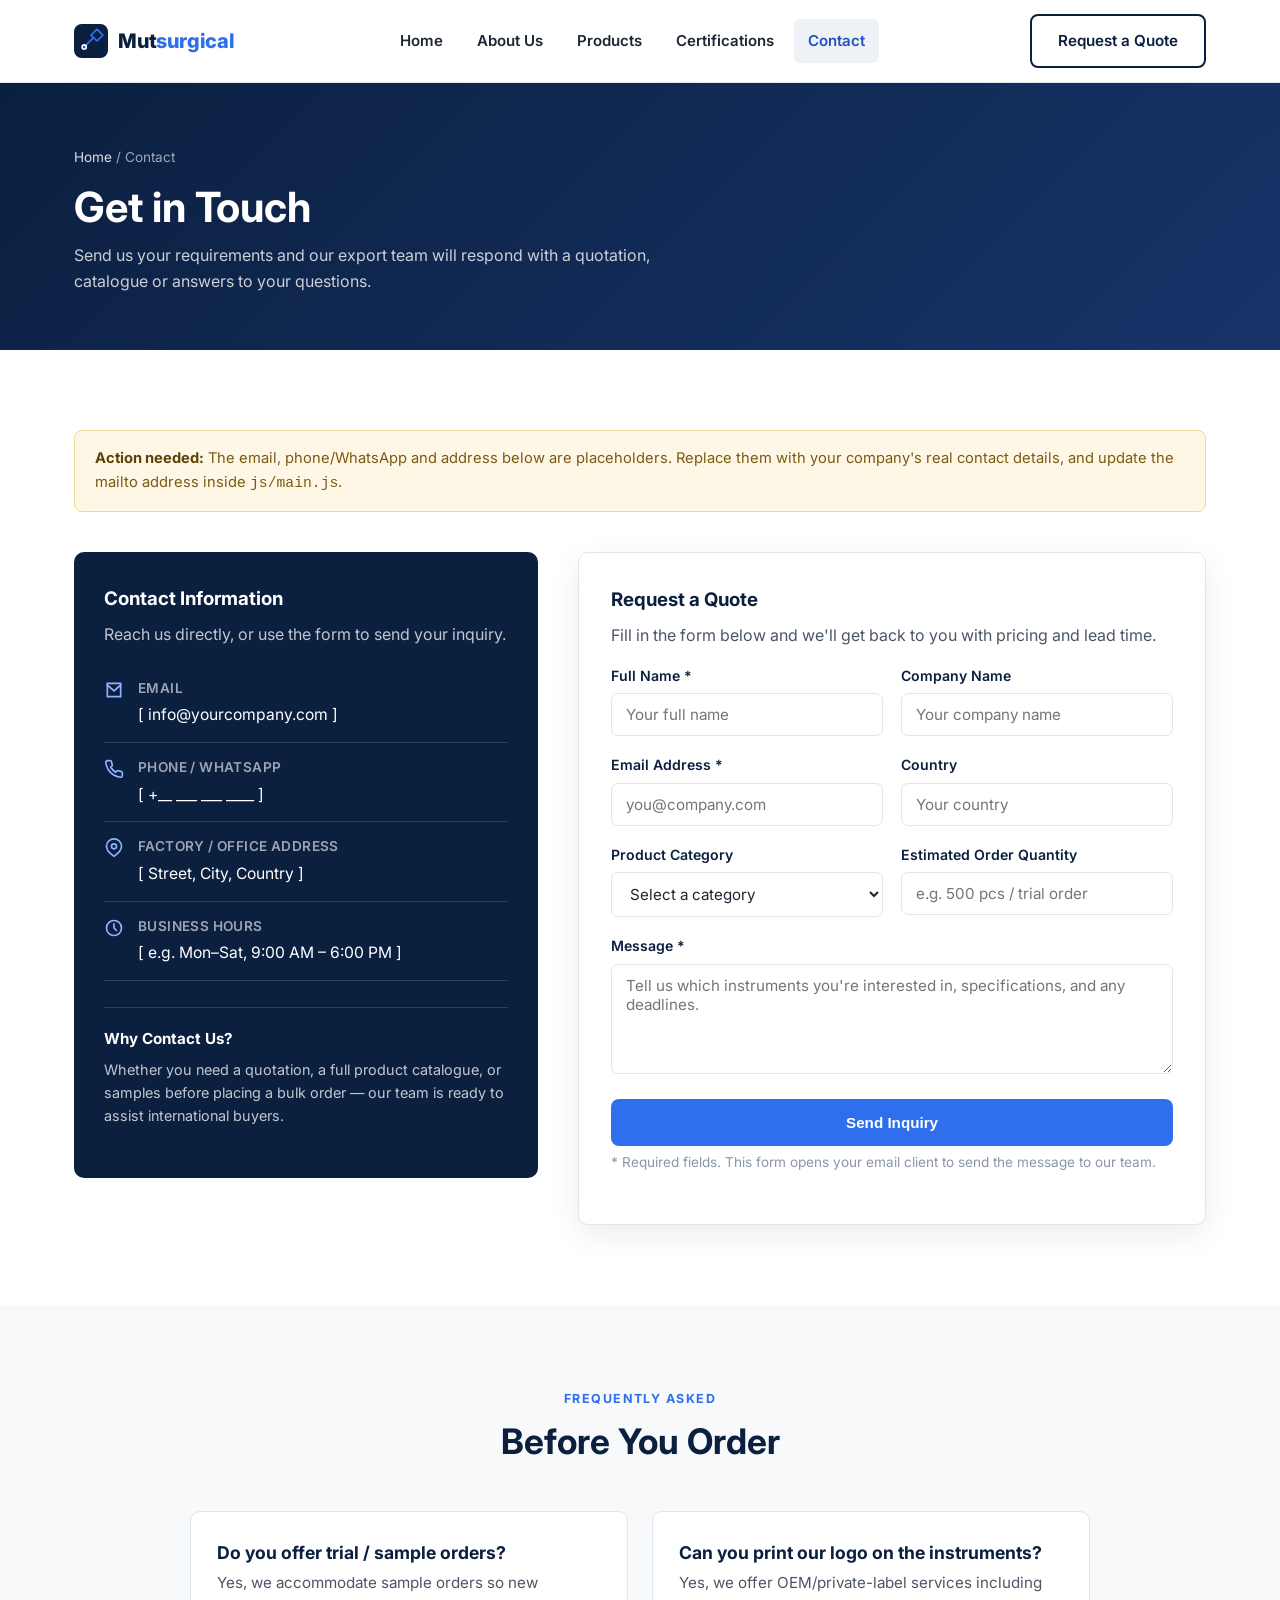
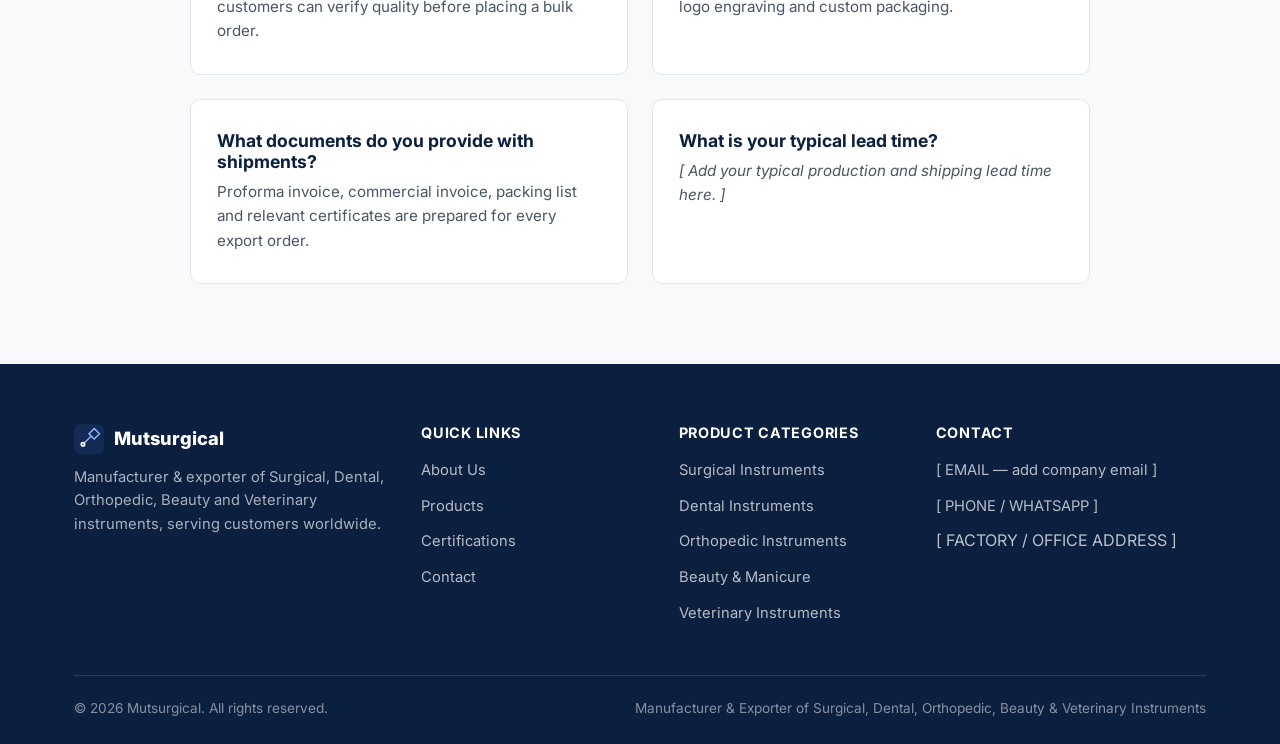
<file: contact.html>
<!DOCTYPE html>
<html lang="en">
<head>
<meta charset="UTF-8">
<meta name="viewport" content="width=device-width, initial-scale=1.0">
<title>Contact Us — Mutsurgical</title>
<meta name="description" content="Contact Mutsurgical to request a quote, catalogue or place an export order for Surgical, Dental, Orthopedic, Beauty and Veterinary instruments.">
<link rel="preconnect" href="https://fonts.googleapis.com">
<link rel="preconnect" href="https://fonts.gstatic.com" crossorigin>
<link href="https://fonts.googleapis.com/css2?family=Inter:wght@400;500;600;700;800&display=swap" rel="stylesheet">
<link rel="stylesheet" href="css/style.css">
</head>
<body>

<header class="site-header">
  <div class="header-bar container">
    <a href="index.html" class="brand">
      <svg width="34" height="34" viewBox="0 0 40 40" fill="none" xmlns="http://www.w3.org/2000/svg">
        <rect width="40" height="40" rx="9" fill="#0B1F3F"/>
        <path d="M12 27L23 16M23 16L20 13L27 6L34 13L27 20L24 17M23 16L26 19" stroke="#2F6FED" stroke-width="2" stroke-linecap="round" stroke-linejoin="round"/>
        <circle cx="12" cy="27" r="2.4" stroke="#FFFFFF" stroke-width="2"/>
      </svg>
      <span class="brand-name">Mut<span>surgical</span></span>
    </a>
    <nav class="main-nav">
      <a href="index.html">Home</a>
      <a href="about.html">About Us</a>
      <a href="products.html">Products</a>
      <a href="certifications.html">Certifications</a>
      <a href="contact.html">Contact</a>
    </nav>
    <div class="header-cta">
      <a href="contact.html" class="btn btn--navy-outline">Request a Quote</a>
      <button class="nav-toggle" aria-label="Toggle navigation">
        <span></span><span></span><span></span>
      </button>
    </div>
  </div>
</header>

<section class="page-header">
  <div class="container">
    <div class="breadcrumb"><a href="index.html">Home</a> / Contact</div>
    <h1>Get in Touch</h1>
    <p>Send us your requirements and our export team will respond with a quotation, catalogue or answers to your questions.</p>
  </div>
</section>

<section class="section">
  <div class="container">

    <div class="placeholder-note">
      <strong>Action needed:</strong> The email, phone/WhatsApp and address below are placeholders. Replace them with your company's real contact details, and update the mailto address inside <code>js/main.js</code>.
    </div>

    <div class="contact-grid">
      <div class="contact-info-card">
        <h3>Contact Information</h3>
        <p>Reach us directly, or use the form to send your inquiry.</p>

        <div class="contact-line">
          <svg width="20" height="20" viewBox="0 0 24 24" fill="none" stroke="currentColor" stroke-width="2" stroke-linecap="round"><path d="M4 4h16v16H4z"/><path d="M4 6l8 7 8-7"/></svg>
          <div><strong>Email</strong><span>[ info@yourcompany.com ]</span></div>
        </div>
        <div class="contact-line">
          <svg width="20" height="20" viewBox="0 0 24 24" fill="none" stroke="currentColor" stroke-width="2" stroke-linecap="round"><path d="M22 16.92v3a2 2 0 01-2.18 2 19.79 19.79 0 01-8.63-3.07 19.5 19.5 0 01-6-6 19.79 19.79 0 01-3.07-8.67A2 2 0 014.11 2h3a2 2 0 012 1.72c.127.96.362 1.903.7 2.81a2 2 0 01-.45 2.11L8.09 9.91a16 16 0 006 6l1.27-1.27a2 2 0 012.11-.45c.907.338 1.85.573 2.81.7A2 2 0 0122 16.92z"/></svg>
          <div><strong>Phone / WhatsApp</strong><span>[ +__ ___ ___ ____ ]</span></div>
        </div>
        <div class="contact-line">
          <svg width="20" height="20" viewBox="0 0 24 24" fill="none" stroke="currentColor" stroke-width="2" stroke-linecap="round"><path d="M21 10c0 6-9 12-9 12s-9-6-9-12a9 9 0 0118 0z"/><circle cx="12" cy="10" r="3"/></svg>
          <div><strong>Factory / Office Address</strong><span>[ Street, City, Country ]</span></div>
        </div>
        <div class="contact-line">
          <svg width="20" height="20" viewBox="0 0 24 24" fill="none" stroke="currentColor" stroke-width="2" stroke-linecap="round"><circle cx="12" cy="12" r="9"/><path d="M12 7v5l3 3"/></svg>
          <div><strong>Business Hours</strong><span>[ e.g. Mon–Sat, 9:00 AM – 6:00 PM ]</span></div>
        </div>

        <div style="margin-top:26px; padding-top:22px; border-top:1px solid rgba(255,255,255,0.14);">
          <h4 style="color:#fff; font-size:0.95rem; margin-bottom:10px;">Why Contact Us?</h4>
          <p style="font-size:0.9rem;">Whether you need a quotation, a full product catalogue, or samples before placing a bulk order — our team is ready to assist international buyers.</p>
        </div>
      </div>

      <div class="form-card">
        <h3>Request a Quote</h3>
        <p>Fill in the form below and we'll get back to you with pricing and lead time.</p>

        <form id="quote-form" novalidate>
          <div class="form-row">
            <div class="field">
              <label for="name">Full Name *</label>
              <input type="text" id="name" name="name" placeholder="Your full name" required>
            </div>
            <div class="field">
              <label for="company">Company Name</label>
              <input type="text" id="company" name="company" placeholder="Your company name">
            </div>
          </div>

          <div class="form-row">
            <div class="field">
              <label for="email">Email Address *</label>
              <input type="email" id="email" name="email" placeholder="you@company.com" required>
            </div>
            <div class="field">
              <label for="country">Country</label>
              <input type="text" id="country" name="country" placeholder="Your country">
            </div>
          </div>

          <div class="form-row">
            <div class="field">
              <label for="category">Product Category</label>
              <select id="category" name="category">
                <option value="">Select a category</option>
                <option value="Surgical Instruments">Surgical Instruments</option>
                <option value="Dental Instruments">Dental Instruments</option>
                <option value="Orthopedic Instruments">Orthopedic Instruments</option>
                <option value="Beauty & Manicure Instruments">Beauty &amp; Manicure Instruments</option>
                <option value="Veterinary Instruments">Veterinary Instruments</option>
                <option value="General Inquiry">General Inquiry</option>
              </select>
            </div>
            <div class="field">
              <label for="quantity">Estimated Order Quantity</label>
              <input type="text" id="quantity" name="quantity" placeholder="e.g. 500 pcs / trial order">
            </div>
          </div>

          <div class="field">
            <label for="message">Message *</label>
            <textarea id="message" name="message" placeholder="Tell us which instruments you're interested in, specifications, and any deadlines." required></textarea>
          </div>

          <button type="submit" class="btn btn--primary btn--block">Send Inquiry</button>
          <p class="form-note" id="form-status">* Required fields. This form opens your email client to send the message to our team.</p>
        </form>
      </div>
    </div>
  </div>
</section>

<section class="section section--steel">
  <div class="container">
    <div class="section-head">
      <span class="eyebrow">Frequently Asked</span>
      <h2>Before You Order</h2>
    </div>
    <div class="grid grid--2" style="max-width:900px; margin:0 auto;">
      <div class="card">
        <h3>Do you offer trial / sample orders?</h3>
        <p>Yes, we accommodate sample orders so new customers can verify quality before placing a bulk order.</p>
      </div>
      <div class="card">
        <h3>Can you print our logo on the instruments?</h3>
        <p>Yes, we offer OEM/private-label services including logo engraving and custom packaging.</p>
      </div>
      <div class="card">
        <h3>What documents do you provide with shipments?</h3>
        <p>Proforma invoice, commercial invoice, packing list and relevant certificates are prepared for every export order.</p>
      </div>
      <div class="card">
        <h3>What is your typical lead time?</h3>
        <p><em>[ Add your typical production and shipping lead time here. ]</em></p>
      </div>
    </div>
  </div>
</section>

<footer class="site-footer">
  <div class="container">
    <div class="footer-grid">
      <div>
        <div class="footer-brand">
          <svg width="30" height="30" viewBox="0 0 40 40" fill="none" xmlns="http://www.w3.org/2000/svg">
            <rect width="40" height="40" rx="9" fill="#122A54"/>
            <path d="M12 27L23 16M23 16L20 13L27 6L34 13L27 20L24 17M23 16L26 19" stroke="#8fb3ff" stroke-width="2" stroke-linecap="round" stroke-linejoin="round"/>
            <circle cx="12" cy="27" r="2.4" stroke="#FFFFFF" stroke-width="2"/>
          </svg>
          Mutsurgical
        </div>
        <p>Manufacturer &amp; exporter of Surgical, Dental, Orthopedic, Beauty and Veterinary instruments, serving customers worldwide.</p>
      </div>
      <div>
        <h4>Quick Links</h4>
        <ul>
          <li><a href="about.html">About Us</a></li>
          <li><a href="products.html">Products</a></li>
          <li><a href="certifications.html">Certifications</a></li>
          <li><a href="contact.html">Contact</a></li>
        </ul>
      </div>
      <div>
        <h4>Product Categories</h4>
        <ul>
          <li><a href="products.html#surgical">Surgical Instruments</a></li>
          <li><a href="products.html#dental">Dental Instruments</a></li>
          <li><a href="products.html#orthopedic">Orthopedic Instruments</a></li>
          <li><a href="products.html#beauty">Beauty &amp; Manicure</a></li>
          <li><a href="products.html#veterinary">Veterinary Instruments</a></li>
        </ul>
      </div>
      <div>
        <h4>Contact</h4>
        <ul>
          <li><a href="mailto:info@mutsurgical.example">[ EMAIL — add company email ]</a></li>
          <li><a href="tel:">[ PHONE / WHATSAPP ]</a></li>
          <li><span>[ FACTORY / OFFICE ADDRESS ]</span></li>
        </ul>
      </div>
    </div>
    <div class="footer-bottom">
      <span>© <span data-year></span> Mutsurgical. All rights reserved.</span>
      <span>Manufacturer &amp; Exporter of Surgical, Dental, Orthopedic, Beauty &amp; Veterinary Instruments</span>
    </div>
  </div>
</footer>

<script src="js/main.js"></script>
</body>
</html>
</file>
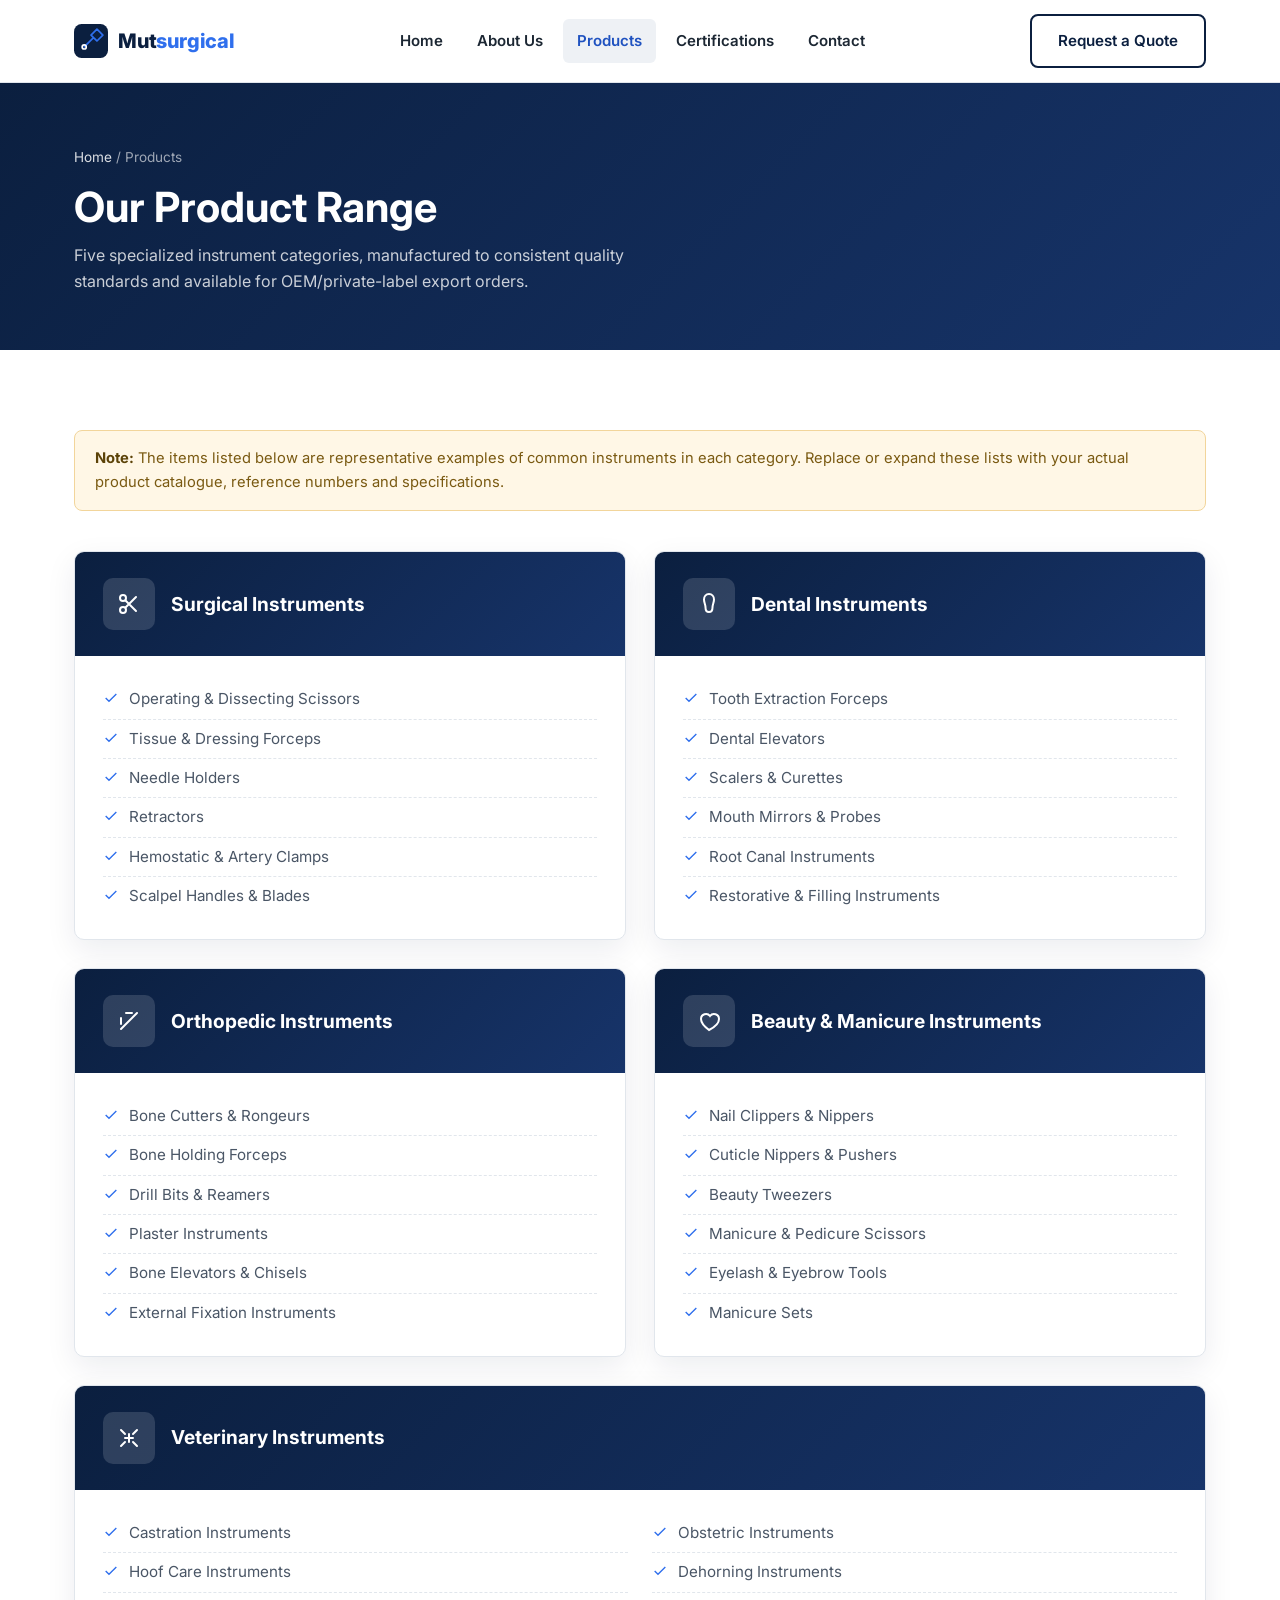
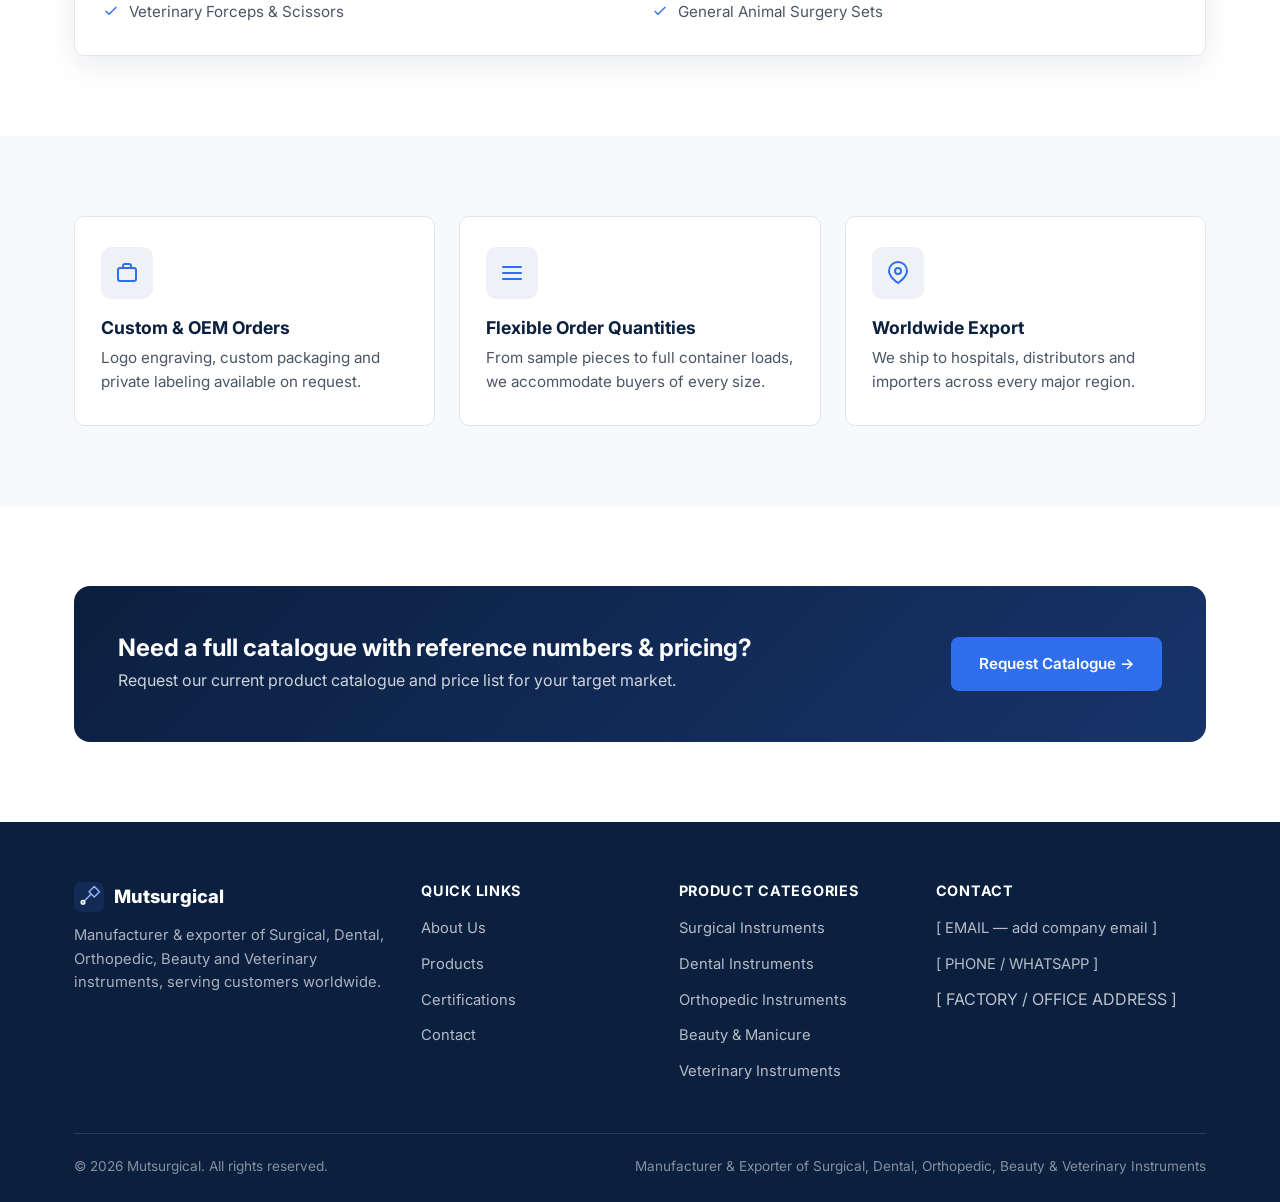
<file: products.html>
<!DOCTYPE html>
<html lang="en">
<head>
<meta charset="UTF-8">
<meta name="viewport" content="width=device-width, initial-scale=1.0">
<title>Products — Mutsurgical</title>
<meta name="description" content="Explore Mutsurgical's full range of Surgical, Dental, Orthopedic, Beauty and Veterinary instruments manufactured for export worldwide.">
<link rel="preconnect" href="https://fonts.googleapis.com">
<link rel="preconnect" href="https://fonts.gstatic.com" crossorigin>
<link href="https://fonts.googleapis.com/css2?family=Inter:wght@400;500;600;700;800&display=swap" rel="stylesheet">
<link rel="stylesheet" href="css/style.css">
</head>
<body>

<header class="site-header">
  <div class="header-bar container">
    <a href="index.html" class="brand">
      <svg width="34" height="34" viewBox="0 0 40 40" fill="none" xmlns="http://www.w3.org/2000/svg">
        <rect width="40" height="40" rx="9" fill="#0B1F3F"/>
        <path d="M12 27L23 16M23 16L20 13L27 6L34 13L27 20L24 17M23 16L26 19" stroke="#2F6FED" stroke-width="2" stroke-linecap="round" stroke-linejoin="round"/>
        <circle cx="12" cy="27" r="2.4" stroke="#FFFFFF" stroke-width="2"/>
      </svg>
      <span class="brand-name">Mut<span>surgical</span></span>
    </a>
    <nav class="main-nav">
      <a href="index.html">Home</a>
      <a href="about.html">About Us</a>
      <a href="products.html">Products</a>
      <a href="certifications.html">Certifications</a>
      <a href="contact.html">Contact</a>
    </nav>
    <div class="header-cta">
      <a href="contact.html" class="btn btn--navy-outline">Request a Quote</a>
      <button class="nav-toggle" aria-label="Toggle navigation">
        <span></span><span></span><span></span>
      </button>
    </div>
  </div>
</header>

<section class="page-header">
  <div class="container">
    <div class="breadcrumb"><a href="index.html">Home</a> / Products</div>
    <h1>Our Product Range</h1>
    <p>Five specialized instrument categories, manufactured to consistent quality standards and available for OEM/private-label export orders.</p>
  </div>
</section>

<section class="section">
  <div class="container">

    <div class="placeholder-note">
      <strong>Note:</strong> The items listed below are representative examples of common instruments in each category. Replace or expand these lists with your actual product catalogue, reference numbers and specifications.
    </div>

    <div class="grid grid--2" id="category-grid" style="gap:28px;">

      <div class="category-card" id="surgical">
        <div class="category-card__head">
          <div class="icon-badge"><svg width="24" height="24" viewBox="0 0 24 24" fill="none" stroke="currentColor" stroke-width="2" stroke-linecap="round"><circle cx="6" cy="6" r="3"/><circle cx="6" cy="18" r="3"/><path d="M8.5 8.5L19 19M8.5 15.5L19 5"/></svg></div>
          <h3>Surgical Instruments</h3>
        </div>
        <div class="category-card__body">
          <ul>
            <li><svg width="16" height="16" viewBox="0 0 24 24" fill="none" stroke="currentColor" stroke-width="2"><path d="M20 6L9 17l-5-5"/></svg> Operating &amp; Dissecting Scissors</li>
            <li><svg width="16" height="16" viewBox="0 0 24 24" fill="none" stroke="currentColor" stroke-width="2"><path d="M20 6L9 17l-5-5"/></svg> Tissue &amp; Dressing Forceps</li>
            <li><svg width="16" height="16" viewBox="0 0 24 24" fill="none" stroke="currentColor" stroke-width="2"><path d="M20 6L9 17l-5-5"/></svg> Needle Holders</li>
            <li><svg width="16" height="16" viewBox="0 0 24 24" fill="none" stroke="currentColor" stroke-width="2"><path d="M20 6L9 17l-5-5"/></svg> Retractors</li>
            <li><svg width="16" height="16" viewBox="0 0 24 24" fill="none" stroke="currentColor" stroke-width="2"><path d="M20 6L9 17l-5-5"/></svg> Hemostatic &amp; Artery Clamps</li>
            <li><svg width="16" height="16" viewBox="0 0 24 24" fill="none" stroke="currentColor" stroke-width="2"><path d="M20 6L9 17l-5-5"/></svg> Scalpel Handles &amp; Blades</li>
          </ul>
        </div>
      </div>

      <div class="category-card" id="dental">
        <div class="category-card__head">
          <div class="icon-badge"><svg width="24" height="24" viewBox="0 0 24 24" fill="none" stroke="currentColor" stroke-width="2" stroke-linecap="round"><path d="M12 2c-3 0-5 2.5-5 5.5 0 3 1.5 5 1.5 8 0 2 1 4.5 3.5 4.5s3.5-2.5 3.5-4.5c0-3 1.5-5 1.5-8C17 4.5 15 2 12 2z"/></svg></div>
          <h3>Dental Instruments</h3>
        </div>
        <div class="category-card__body">
          <ul>
            <li><svg width="16" height="16" viewBox="0 0 24 24" fill="none" stroke="currentColor" stroke-width="2"><path d="M20 6L9 17l-5-5"/></svg> Tooth Extraction Forceps</li>
            <li><svg width="16" height="16" viewBox="0 0 24 24" fill="none" stroke="currentColor" stroke-width="2"><path d="M20 6L9 17l-5-5"/></svg> Dental Elevators</li>
            <li><svg width="16" height="16" viewBox="0 0 24 24" fill="none" stroke="currentColor" stroke-width="2"><path d="M20 6L9 17l-5-5"/></svg> Scalers &amp; Curettes</li>
            <li><svg width="16" height="16" viewBox="0 0 24 24" fill="none" stroke="currentColor" stroke-width="2"><path d="M20 6L9 17l-5-5"/></svg> Mouth Mirrors &amp; Probes</li>
            <li><svg width="16" height="16" viewBox="0 0 24 24" fill="none" stroke="currentColor" stroke-width="2"><path d="M20 6L9 17l-5-5"/></svg> Root Canal Instruments</li>
            <li><svg width="16" height="16" viewBox="0 0 24 24" fill="none" stroke="currentColor" stroke-width="2"><path d="M20 6L9 17l-5-5"/></svg> Restorative &amp; Filling Instruments</li>
          </ul>
        </div>
      </div>

      <div class="category-card" id="orthopedic">
        <div class="category-card__head">
          <div class="icon-badge"><svg width="24" height="24" viewBox="0 0 24 24" fill="none" stroke="currentColor" stroke-width="2" stroke-linecap="round"><path d="M4 20L20 4M9 4h6M4 9v6"/></svg></div>
          <h3>Orthopedic Instruments</h3>
        </div>
        <div class="category-card__body">
          <ul>
            <li><svg width="16" height="16" viewBox="0 0 24 24" fill="none" stroke="currentColor" stroke-width="2"><path d="M20 6L9 17l-5-5"/></svg> Bone Cutters &amp; Rongeurs</li>
            <li><svg width="16" height="16" viewBox="0 0 24 24" fill="none" stroke="currentColor" stroke-width="2"><path d="M20 6L9 17l-5-5"/></svg> Bone Holding Forceps</li>
            <li><svg width="16" height="16" viewBox="0 0 24 24" fill="none" stroke="currentColor" stroke-width="2"><path d="M20 6L9 17l-5-5"/></svg> Drill Bits &amp; Reamers</li>
            <li><svg width="16" height="16" viewBox="0 0 24 24" fill="none" stroke="currentColor" stroke-width="2"><path d="M20 6L9 17l-5-5"/></svg> Plaster Instruments</li>
            <li><svg width="16" height="16" viewBox="0 0 24 24" fill="none" stroke="currentColor" stroke-width="2"><path d="M20 6L9 17l-5-5"/></svg> Bone Elevators &amp; Chisels</li>
            <li><svg width="16" height="16" viewBox="0 0 24 24" fill="none" stroke="currentColor" stroke-width="2"><path d="M20 6L9 17l-5-5"/></svg> External Fixation Instruments</li>
          </ul>
        </div>
      </div>

      <div class="category-card" id="beauty">
        <div class="category-card__head">
          <div class="icon-badge"><svg width="24" height="24" viewBox="0 0 24 24" fill="none" stroke="currentColor" stroke-width="2" stroke-linecap="round"><path d="M12 21c-4-3-8-6.5-8-11a5 5 0 019-3 5 5 0 019 3c0 4.5-4 8-10 11z"/></svg></div>
          <h3>Beauty &amp; Manicure Instruments</h3>
        </div>
        <div class="category-card__body">
          <ul>
            <li><svg width="16" height="16" viewBox="0 0 24 24" fill="none" stroke="currentColor" stroke-width="2"><path d="M20 6L9 17l-5-5"/></svg> Nail Clippers &amp; Nippers</li>
            <li><svg width="16" height="16" viewBox="0 0 24 24" fill="none" stroke="currentColor" stroke-width="2"><path d="M20 6L9 17l-5-5"/></svg> Cuticle Nippers &amp; Pushers</li>
            <li><svg width="16" height="16" viewBox="0 0 24 24" fill="none" stroke="currentColor" stroke-width="2"><path d="M20 6L9 17l-5-5"/></svg> Beauty Tweezers</li>
            <li><svg width="16" height="16" viewBox="0 0 24 24" fill="none" stroke="currentColor" stroke-width="2"><path d="M20 6L9 17l-5-5"/></svg> Manicure &amp; Pedicure Scissors</li>
            <li><svg width="16" height="16" viewBox="0 0 24 24" fill="none" stroke="currentColor" stroke-width="2"><path d="M20 6L9 17l-5-5"/></svg> Eyelash &amp; Eyebrow Tools</li>
            <li><svg width="16" height="16" viewBox="0 0 24 24" fill="none" stroke="currentColor" stroke-width="2"><path d="M20 6L9 17l-5-5"/></svg> Manicure Sets</li>
          </ul>
        </div>
      </div>

      <div class="category-card" id="veterinary" style="grid-column: 1 / -1;">
        <div class="category-card__head">
          <div class="icon-badge"><svg width="24" height="24" viewBox="0 0 24 24" fill="none" stroke="currentColor" stroke-width="2" stroke-linecap="round"><path d="M4 4l4 4M20 4l-4 4M4 20l4-4M20 20l-4-4M12 8v8M8 12h8"/></svg></div>
          <h3>Veterinary Instruments</h3>
        </div>
        <div class="category-card__body">
          <div class="grid grid--2">
            <ul>
              <li><svg width="16" height="16" viewBox="0 0 24 24" fill="none" stroke="currentColor" stroke-width="2"><path d="M20 6L9 17l-5-5"/></svg> Castration Instruments</li>
              <li><svg width="16" height="16" viewBox="0 0 24 24" fill="none" stroke="currentColor" stroke-width="2"><path d="M20 6L9 17l-5-5"/></svg> Hoof Care Instruments</li>
              <li><svg width="16" height="16" viewBox="0 0 24 24" fill="none" stroke="currentColor" stroke-width="2"><path d="M20 6L9 17l-5-5"/></svg> Veterinary Forceps &amp; Scissors</li>
            </ul>
            <ul>
              <li><svg width="16" height="16" viewBox="0 0 24 24" fill="none" stroke="currentColor" stroke-width="2"><path d="M20 6L9 17l-5-5"/></svg> Obstetric Instruments</li>
              <li><svg width="16" height="16" viewBox="0 0 24 24" fill="none" stroke="currentColor" stroke-width="2"><path d="M20 6L9 17l-5-5"/></svg> Dehorning Instruments</li>
              <li><svg width="16" height="16" viewBox="0 0 24 24" fill="none" stroke="currentColor" stroke-width="2"><path d="M20 6L9 17l-5-5"/></svg> General Animal Surgery Sets</li>
            </ul>
          </div>
        </div>
      </div>

    </div>
  </div>
</section>

<section class="section section--steel">
  <div class="container">
    <div class="grid grid--3">
      <div class="card">
        <div class="icon-badge"><svg width="24" height="24" viewBox="0 0 24 24" fill="none" stroke="currentColor" stroke-width="2" stroke-linecap="round"><rect x="3" y="7" width="18" height="13" rx="2"/><path d="M8 7V5a2 2 0 012-2h4a2 2 0 012 2v2"/></svg></div>
        <h3>Custom &amp; OEM Orders</h3>
        <p>Logo engraving, custom packaging and private labeling available on request.</p>
      </div>
      <div class="card">
        <div class="icon-badge"><svg width="24" height="24" viewBox="0 0 24 24" fill="none" stroke="currentColor" stroke-width="2" stroke-linecap="round"><path d="M3 12h18M3 6h18M3 18h18"/></svg></div>
        <h3>Flexible Order Quantities</h3>
        <p>From sample pieces to full container loads, we accommodate buyers of every size.</p>
      </div>
      <div class="card">
        <div class="icon-badge"><svg width="24" height="24" viewBox="0 0 24 24" fill="none" stroke="currentColor" stroke-width="2" stroke-linecap="round"><path d="M21 10c0 6-9 12-9 12s-9-6-9-12a9 9 0 0118 0z"/><circle cx="12" cy="10" r="3"/></svg></div>
        <h3>Worldwide Export</h3>
        <p>We ship to hospitals, distributors and importers across every major region.</p>
      </div>
    </div>
  </div>
</section>

<section class="section">
  <div class="container">
    <div class="cta-band">
      <div>
        <h3>Need a full catalogue with reference numbers &amp; pricing?</h3>
        <p>Request our current product catalogue and price list for your target market.</p>
      </div>
      <a href="contact.html" class="btn btn--primary">Request Catalogue →</a>
    </div>
  </div>
</section>

<footer class="site-footer">
  <div class="container">
    <div class="footer-grid">
      <div>
        <div class="footer-brand">
          <svg width="30" height="30" viewBox="0 0 40 40" fill="none" xmlns="http://www.w3.org/2000/svg">
            <rect width="40" height="40" rx="9" fill="#122A54"/>
            <path d="M12 27L23 16M23 16L20 13L27 6L34 13L27 20L24 17M23 16L26 19" stroke="#8fb3ff" stroke-width="2" stroke-linecap="round" stroke-linejoin="round"/>
            <circle cx="12" cy="27" r="2.4" stroke="#FFFFFF" stroke-width="2"/>
          </svg>
          Mutsurgical
        </div>
        <p>Manufacturer &amp; exporter of Surgical, Dental, Orthopedic, Beauty and Veterinary instruments, serving customers worldwide.</p>
      </div>
      <div>
        <h4>Quick Links</h4>
        <ul>
          <li><a href="about.html">About Us</a></li>
          <li><a href="products.html">Products</a></li>
          <li><a href="certifications.html">Certifications</a></li>
          <li><a href="contact.html">Contact</a></li>
        </ul>
      </div>
      <div>
        <h4>Product Categories</h4>
        <ul>
          <li><a href="products.html#surgical">Surgical Instruments</a></li>
          <li><a href="products.html#dental">Dental Instruments</a></li>
          <li><a href="products.html#orthopedic">Orthopedic Instruments</a></li>
          <li><a href="products.html#beauty">Beauty &amp; Manicure</a></li>
          <li><a href="products.html#veterinary">Veterinary Instruments</a></li>
        </ul>
      </div>
      <div>
        <h4>Contact</h4>
        <ul>
          <li><a href="mailto:info@mutsurgical.example">[ EMAIL — add company email ]</a></li>
          <li><a href="tel:">[ PHONE / WHATSAPP ]</a></li>
          <li><span>[ FACTORY / OFFICE ADDRESS ]</span></li>
        </ul>
      </div>
    </div>
    <div class="footer-bottom">
      <span>© <span data-year></span> Mutsurgical. All rights reserved.</span>
      <span>Manufacturer &amp; Exporter of Surgical, Dental, Orthopedic, Beauty &amp; Veterinary Instruments</span>
    </div>
  </div>
</footer>

<script src="js/main.js"></script>
</body>
</html>
</file>
<file: css/style.css>
/* ==========================================================================
   Mutsurgical — global stylesheet
   Palette: navy / white / steel, single blue accent for calls-to-action
   ========================================================================== */

:root {
  --navy: #0b1f3f;
  --navy-2: #122a54;
  --navy-3: #17346a;
  --steel: #8b96a6;
  --steel-light: #eef1f5;
  --steel-lighter: #f7f9fb;
  --white: #ffffff;
  --ink: #1c2733;
  --ink-soft: #4a5666;
  --accent: #2f6fed;
  --accent-dark: #1f52c0;
  --border: #e1e6ec;
  --radius: 10px;
  --shadow: 0 10px 30px rgba(11, 31, 63, 0.08);
  --shadow-lg: 0 20px 50px rgba(11, 31, 63, 0.16);
  --max-width: 1180px;
  --font: 'Inter', -apple-system, BlinkMacSystemFont, 'Segoe UI', Roboto, Helvetica, Arial, sans-serif;
}

* { box-sizing: border-box; }

html { scroll-behavior: smooth; }

body {
  margin: 0;
  font-family: var(--font);
  color: var(--ink);
  background: var(--white);
  line-height: 1.6;
  -webkit-font-smoothing: antialiased;
}

img { max-width: 100%; display: block; }

a { color: inherit; text-decoration: none; }

ul { list-style: none; margin: 0; padding: 0; }

h1, h2, h3, h4 {
  margin: 0 0 0.6em;
  line-height: 1.2;
  color: var(--navy);
  font-weight: 700;
}

p { margin: 0 0 1em; color: var(--ink-soft); }

.container {
  max-width: var(--max-width);
  margin: 0 auto;
  padding: 0 24px;
}

.section {
  padding: 80px 0;
}

.section--tight { padding: 56px 0; }

.section--steel { background: var(--steel-lighter); }

.section--navy {
  background: linear-gradient(135deg, var(--navy) 0%, var(--navy-3) 100%);
  color: var(--white);
}

.section--navy h2, .section--navy h3, .section--navy p { color: var(--white); }
.section--navy p { color: rgba(255,255,255,0.82); }

.eyebrow {
  display: inline-block;
  font-size: 0.78rem;
  font-weight: 700;
  letter-spacing: 0.12em;
  text-transform: uppercase;
  color: var(--accent);
  margin-bottom: 12px;
}

.section--navy .eyebrow { color: #8fb3ff; }

.section-head {
  max-width: 640px;
  margin: 0 auto 48px;
  text-align: center;
}

.section-head h2 { font-size: clamp(1.6rem, 3vw, 2.2rem); }

/* ---------- Buttons ---------- */
.btn {
  display: inline-flex;
  align-items: center;
  justify-content: center;
  gap: 8px;
  padding: 13px 26px;
  border-radius: 8px;
  font-weight: 600;
  font-size: 0.95rem;
  border: 2px solid transparent;
  cursor: pointer;
  transition: all 0.2s ease;
  white-space: nowrap;
}

.btn--primary {
  background: var(--accent);
  color: var(--white);
}
.btn--primary:hover { background: var(--accent-dark); transform: translateY(-1px); }

.btn--outline {
  background: transparent;
  border-color: rgba(255,255,255,0.5);
  color: var(--white);
}
.btn--outline:hover { background: rgba(255,255,255,0.12); }

.btn--navy-outline {
  background: transparent;
  border-color: var(--navy);
  color: var(--navy);
}
.btn--navy-outline:hover { background: var(--navy); color: var(--white); }

.btn--block { width: 100%; }

/* ---------- Header ---------- */
.site-header {
  position: sticky;
  top: 0;
  z-index: 100;
  background: rgba(255,255,255,0.96);
  backdrop-filter: blur(8px);
  border-bottom: 1px solid var(--border);
}

.header-bar {
  display: flex;
  align-items: center;
  justify-content: space-between;
  padding: 14px 24px;
}

.brand {
  display: flex;
  align-items: center;
  gap: 10px;
  font-weight: 800;
  font-size: 1.25rem;
  color: var(--navy);
}

.brand svg { flex-shrink: 0; }

.brand-name { letter-spacing: -0.01em; }
.brand-name span { color: var(--accent); }

.main-nav {
  display: flex;
  align-items: center;
  gap: 6px;
}

.main-nav a {
  padding: 10px 14px;
  border-radius: 6px;
  font-weight: 600;
  font-size: 0.94rem;
  color: var(--ink);
  transition: background 0.15s, color 0.15s;
}

.main-nav a:hover, .main-nav a.active {
  background: var(--steel-light);
  color: var(--accent-dark);
}

.header-cta { display: flex; align-items: center; gap: 10px; }

.nav-toggle {
  display: none;
  background: none;
  border: none;
  cursor: pointer;
  padding: 8px;
}
.nav-toggle span {
  display: block;
  width: 24px;
  height: 2px;
  background: var(--navy);
  margin: 5px 0;
  transition: 0.2s;
}

/* ---------- Hero ---------- */
.hero {
  position: relative;
  background: radial-gradient(circle at 15% 20%, rgba(255,255,255,0.06), transparent 40%),
              linear-gradient(135deg, var(--navy) 0%, var(--navy-2) 55%, var(--navy-3) 100%);
  color: var(--white);
  overflow: hidden;
}

.hero .container {
  display: grid;
  grid-template-columns: 1.1fr 0.9fr;
  gap: 48px;
  align-items: center;
  padding-top: 88px;
  padding-bottom: 88px;
}

.hero h1 {
  color: var(--white);
  font-size: clamp(2.1rem, 4vw, 3.1rem);
  letter-spacing: -0.02em;
}

.hero p.lead {
  color: rgba(255,255,255,0.85);
  font-size: 1.08rem;
  max-width: 520px;
}

.hero-actions {
  display: flex;
  gap: 14px;
  flex-wrap: wrap;
  margin-top: 28px;
}

.hero-stats {
  display: flex;
  gap: 32px;
  margin-top: 44px;
  flex-wrap: wrap;
}

.hero-stats div strong {
  display: block;
  font-size: 1.7rem;
  color: var(--white);
}
.hero-stats div span {
  font-size: 0.85rem;
  color: rgba(255,255,255,0.7);
}

.hero-visual {
  position: relative;
  background: rgba(255,255,255,0.06);
  border: 1px solid rgba(255,255,255,0.14);
  border-radius: 16px;
  padding: 32px;
}

.hero-visual svg { width: 100%; height: auto; }

/* ---------- Cards / grids ---------- */
.grid {
  display: grid;
  gap: 24px;
}
.grid--3 { grid-template-columns: repeat(3, 1fr); }
.grid--4 { grid-template-columns: repeat(4, 1fr); }
.grid--2 { grid-template-columns: repeat(2, 1fr); }

.card {
  background: var(--white);
  border: 1px solid var(--border);
  border-radius: var(--radius);
  padding: 30px 26px;
  transition: box-shadow 0.2s, transform 0.2s;
}
.card:hover { box-shadow: var(--shadow); transform: translateY(-3px); }

.icon-badge {
  width: 52px;
  height: 52px;
  border-radius: 10px;
  background: var(--steel-light);
  display: flex;
  align-items: center;
  justify-content: center;
  margin-bottom: 18px;
  color: var(--accent);
}

.card h3 { font-size: 1.1rem; margin-bottom: 8px; }
.card p { margin-bottom: 0; font-size: 0.95rem; }

/* ---------- Category cards (products) ---------- */
.category-card {
  background: var(--white);
  border: 1px solid var(--border);
  border-radius: var(--radius);
  overflow: hidden;
  box-shadow: var(--shadow);
}
.category-card__head {
  background: linear-gradient(135deg, var(--navy) 0%, var(--navy-3) 100%);
  color: var(--white);
  padding: 26px 28px;
  display: flex;
  align-items: center;
  gap: 16px;
}
.category-card__head .icon-badge {
  background: rgba(255,255,255,0.14);
  color: var(--white);
  margin-bottom: 0;
}
.category-card__head h3 { color: var(--white); margin: 0; font-size: 1.2rem; }
.category-card__body { padding: 24px 28px; }
.category-card__body ul li {
  display: flex;
  align-items: flex-start;
  gap: 10px;
  padding: 7px 0;
  font-size: 0.95rem;
  color: var(--ink-soft);
  border-bottom: 1px dashed var(--border);
}
.category-card__body ul li:last-child { border-bottom: none; }
.category-card__body ul li svg { flex-shrink: 0; margin-top: 3px; color: var(--accent); }

/* ---------- Value / feature list ---------- */
.feature-row {
  display: flex;
  gap: 18px;
  padding: 20px 0;
  border-bottom: 1px solid var(--border);
}
.feature-row:last-child { border-bottom: none; }
.feature-row .icon-badge { margin-bottom: 0; flex-shrink: 0; }
.feature-row h4 { margin-bottom: 4px; font-size: 1.02rem; }
.feature-row p { margin-bottom: 0; font-size: 0.93rem; }

/* ---------- Timeline (about) ---------- */
.timeline {
  border-left: 2px solid var(--border);
  padding-left: 28px;
  margin-left: 6px;
}
.timeline-item { position: relative; padding-bottom: 30px; }
.timeline-item:last-child { padding-bottom: 0; }
.timeline-item::before {
  content: '';
  position: absolute;
  left: -34px;
  top: 4px;
  width: 12px;
  height: 12px;
  border-radius: 50%;
  background: var(--accent);
  border: 3px solid var(--steel-light);
}
.timeline-item h4 { margin-bottom: 4px; }
.timeline-item span.year {
  font-weight: 700;
  color: var(--accent);
  font-size: 0.85rem;
  letter-spacing: 0.04em;
}

/* ---------- Certification badges ---------- */
.cert-card {
  text-align: center;
  padding: 34px 20px;
  border: 1px dashed var(--steel);
  border-radius: var(--radius);
  background: var(--steel-lighter);
}
.cert-card .icon-badge { margin: 0 auto 16px; }
.cert-card h3 { font-size: 1rem; }
.cert-card small {
  display: block;
  margin-top: 6px;
  color: var(--steel);
  font-style: italic;
}

.placeholder-note {
  background: #fff7e6;
  border: 1px solid #f2d59b;
  color: #7a5a12;
  padding: 16px 20px;
  border-radius: 8px;
  font-size: 0.92rem;
  margin-bottom: 40px;
}
.placeholder-note strong { color: #5c4308; }

/* ---------- Contact ---------- */
.contact-grid {
  display: grid;
  grid-template-columns: 0.85fr 1.15fr;
  gap: 40px;
  align-items: start;
}

.contact-info-card {
  background: var(--navy);
  color: var(--white);
  border-radius: var(--radius);
  padding: 36px 30px;
}
.contact-info-card h3 { color: var(--white); }
.contact-info-card p { color: rgba(255,255,255,0.75); }

.contact-line {
  display: flex;
  gap: 14px;
  align-items: flex-start;
  padding: 14px 0;
  border-bottom: 1px solid rgba(255,255,255,0.14);
}
.contact-line:last-child { border-bottom: none; }
.contact-line svg { flex-shrink: 0; margin-top: 2px; color: #8fb3ff; }
.contact-line strong { display: block; font-size: 0.85rem; color: rgba(255,255,255,0.6); font-weight: 600; letter-spacing: 0.03em; text-transform: uppercase; margin-bottom: 3px; }
.contact-line span { font-size: 0.98rem; }

.form-card {
  background: var(--white);
  border: 1px solid var(--border);
  border-radius: var(--radius);
  padding: 36px 32px;
  box-shadow: var(--shadow);
}

.form-row { display: grid; grid-template-columns: 1fr 1fr; gap: 18px; }

.field { margin-bottom: 18px; }
.field label {
  display: block;
  font-size: 0.88rem;
  font-weight: 600;
  color: var(--navy);
  margin-bottom: 6px;
}
.field input, .field select, .field textarea {
  width: 100%;
  padding: 11px 14px;
  border: 1px solid var(--border);
  border-radius: 7px;
  font-family: var(--font);
  font-size: 0.95rem;
  color: var(--ink);
  background: var(--white);
  transition: border-color 0.15s, box-shadow 0.15s;
}
.field input:focus, .field select:focus, .field textarea:focus {
  outline: none;
  border-color: var(--accent);
  box-shadow: 0 0 0 3px rgba(47,111,237,0.12);
}
.field textarea { resize: vertical; min-height: 110px; }

.form-note {
  font-size: 0.85rem;
  color: var(--steel);
  margin-top: 6px;
}

/* ---------- CTA band ---------- */
.cta-band {
  background: linear-gradient(135deg, var(--navy) 0%, var(--navy-3) 100%);
  color: var(--white);
  border-radius: 16px;
  padding: 48px 44px;
  display: flex;
  align-items: center;
  justify-content: space-between;
  gap: 24px;
  flex-wrap: wrap;
}
.cta-band h3 { color: var(--white); margin-bottom: 6px; font-size: 1.5rem; }
.cta-band p { color: rgba(255,255,255,0.8); margin-bottom: 0; }

/* ---------- Footer ---------- */
.site-footer {
  background: var(--navy);
  color: rgba(255,255,255,0.72);
  padding: 60px 0 24px;
}
.footer-grid {
  display: grid;
  grid-template-columns: 1.4fr 1fr 1fr 1.2fr;
  gap: 32px;
  padding-bottom: 40px;
  border-bottom: 1px solid rgba(255,255,255,0.12);
}
.footer-grid h4 {
  color: var(--white);
  font-size: 0.9rem;
  letter-spacing: 0.05em;
  text-transform: uppercase;
  margin-bottom: 16px;
}
.footer-brand { display: flex; align-items: center; gap: 10px; color: var(--white); font-weight: 800; font-size: 1.15rem; margin-bottom: 12px; }
.footer-grid p { color: rgba(255,255,255,0.65); font-size: 0.92rem; }
.footer-grid ul li { margin-bottom: 10px; }
.footer-grid ul li a { color: rgba(255,255,255,0.7); font-size: 0.92rem; transition: color 0.15s; }
.footer-grid ul li a:hover { color: var(--white); }
.footer-bottom {
  display: flex;
  justify-content: space-between;
  align-items: center;
  padding-top: 22px;
  font-size: 0.85rem;
  color: rgba(255,255,255,0.5);
  flex-wrap: wrap;
  gap: 10px;
}

/* ---------- Breadcrumb / page header ---------- */
.page-header {
  background: linear-gradient(135deg, var(--navy) 0%, var(--navy-3) 100%);
  color: var(--white);
  padding: 64px 0 56px;
}
.page-header h1 { color: var(--white); font-size: clamp(1.8rem, 3.4vw, 2.6rem); margin-bottom: 10px; }
.page-header p { color: rgba(255,255,255,0.78); max-width: 620px; margin-bottom: 0; }
.breadcrumb { font-size: 0.85rem; color: rgba(255,255,255,0.6); margin-bottom: 14px; }
.breadcrumb a { color: rgba(255,255,255,0.85); }
.breadcrumb a:hover { text-decoration: underline; }

/* ---------- Utility ---------- */
.text-center { text-align: center; }
.mt-0 { margin-top: 0; }
.mb-0 { margin-bottom: 0; }

/* ---------- Responsive ---------- */
@media (max-width: 980px) {
  .grid--4 { grid-template-columns: repeat(2, 1fr); }
  .grid--3 { grid-template-columns: repeat(2, 1fr); }
  .footer-grid { grid-template-columns: 1fr 1fr; }
  .contact-grid { grid-template-columns: 1fr; }
  .hero .container { grid-template-columns: 1fr; }
  .hero-visual { order: -1; }
}

@media (max-width: 720px) {
  .main-nav, .header-cta .btn--navy-outline { display: none; }
  .nav-toggle { display: block; }
  .site-header.nav-open .main-nav {
    display: flex;
    position: absolute;
    top: 100%;
    left: 0;
    right: 0;
    background: var(--white);
    flex-direction: column;
    padding: 12px 20px 20px;
    border-bottom: 1px solid var(--border);
    box-shadow: var(--shadow);
  }
  .site-header.nav-open .header-cta .btn--navy-outline { display: none; }
  .grid--4, .grid--3, .grid--2 { grid-template-columns: 1fr; }
  .form-row { grid-template-columns: 1fr; }
  .cta-band { flex-direction: column; text-align: center; }
  .footer-grid { grid-template-columns: 1fr; }
  .footer-bottom { flex-direction: column; text-align: center; }
  .hero-stats { gap: 22px; }
}
</file>
